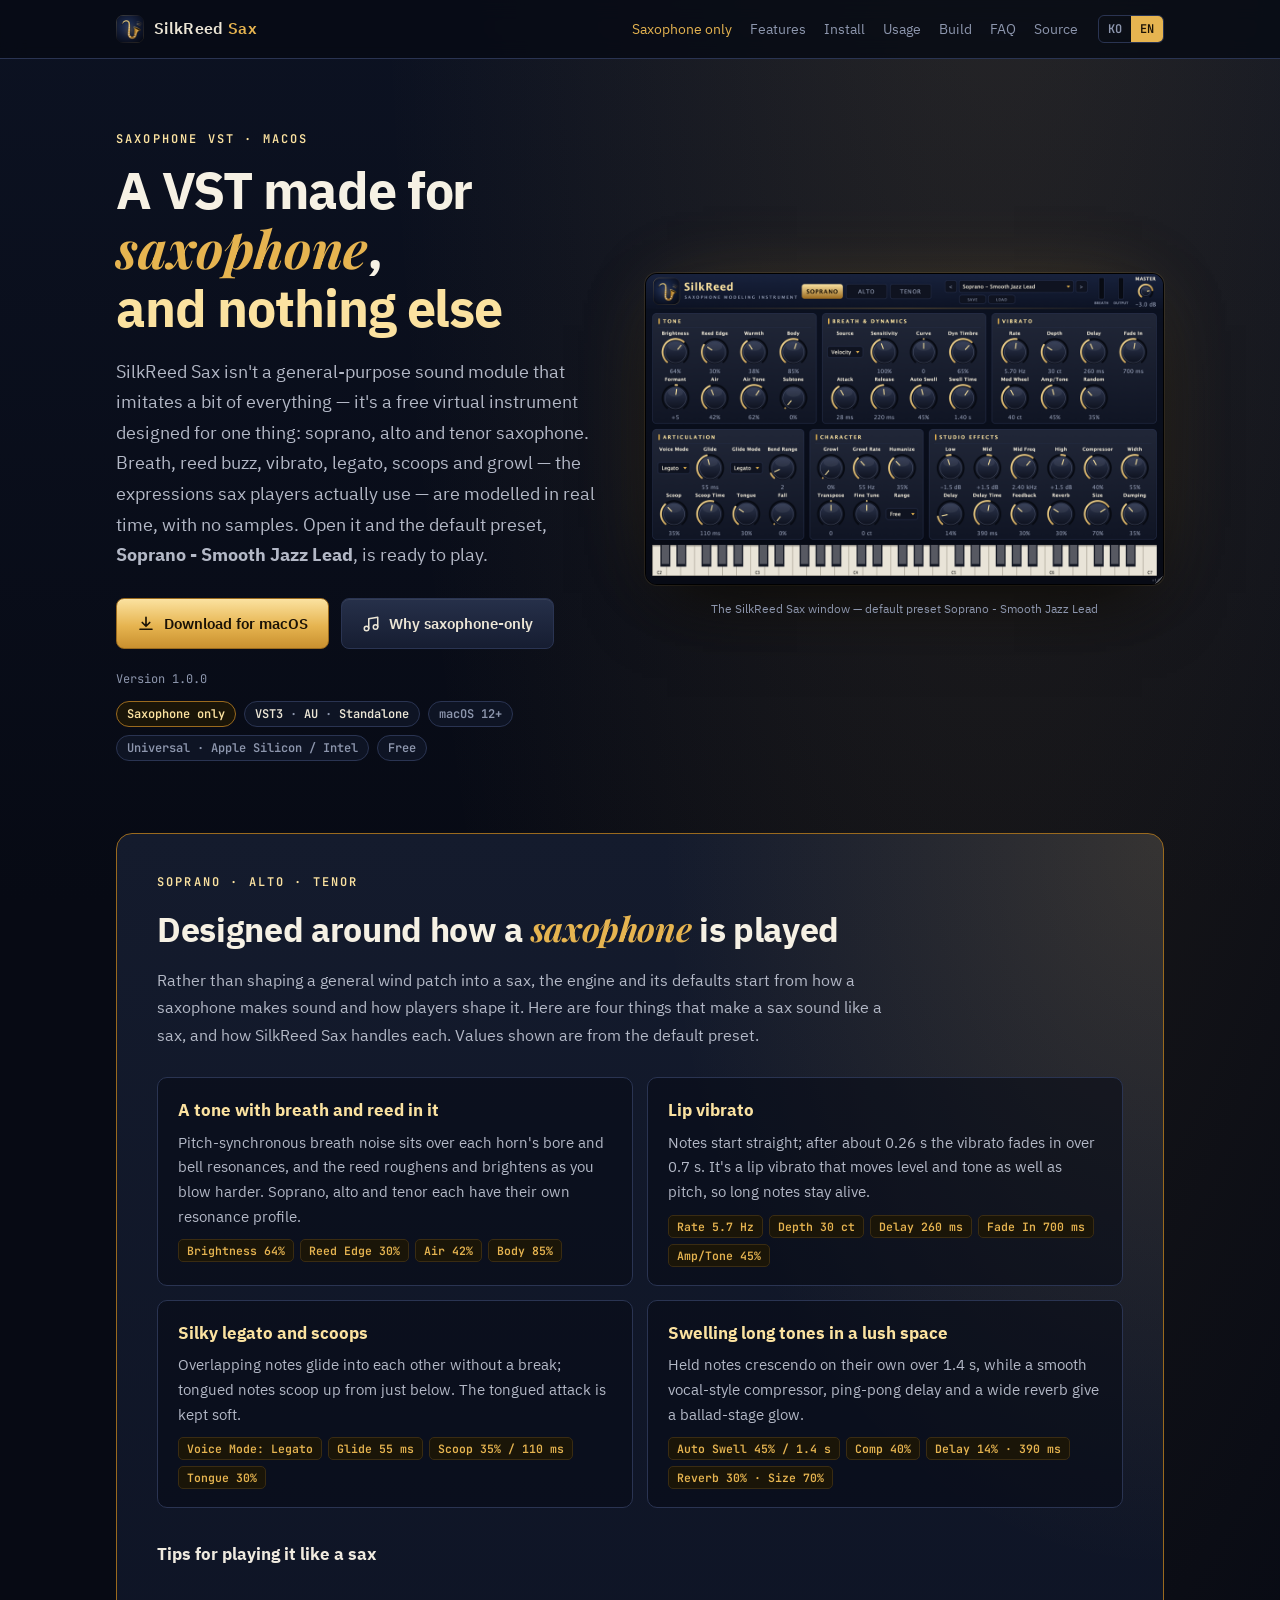
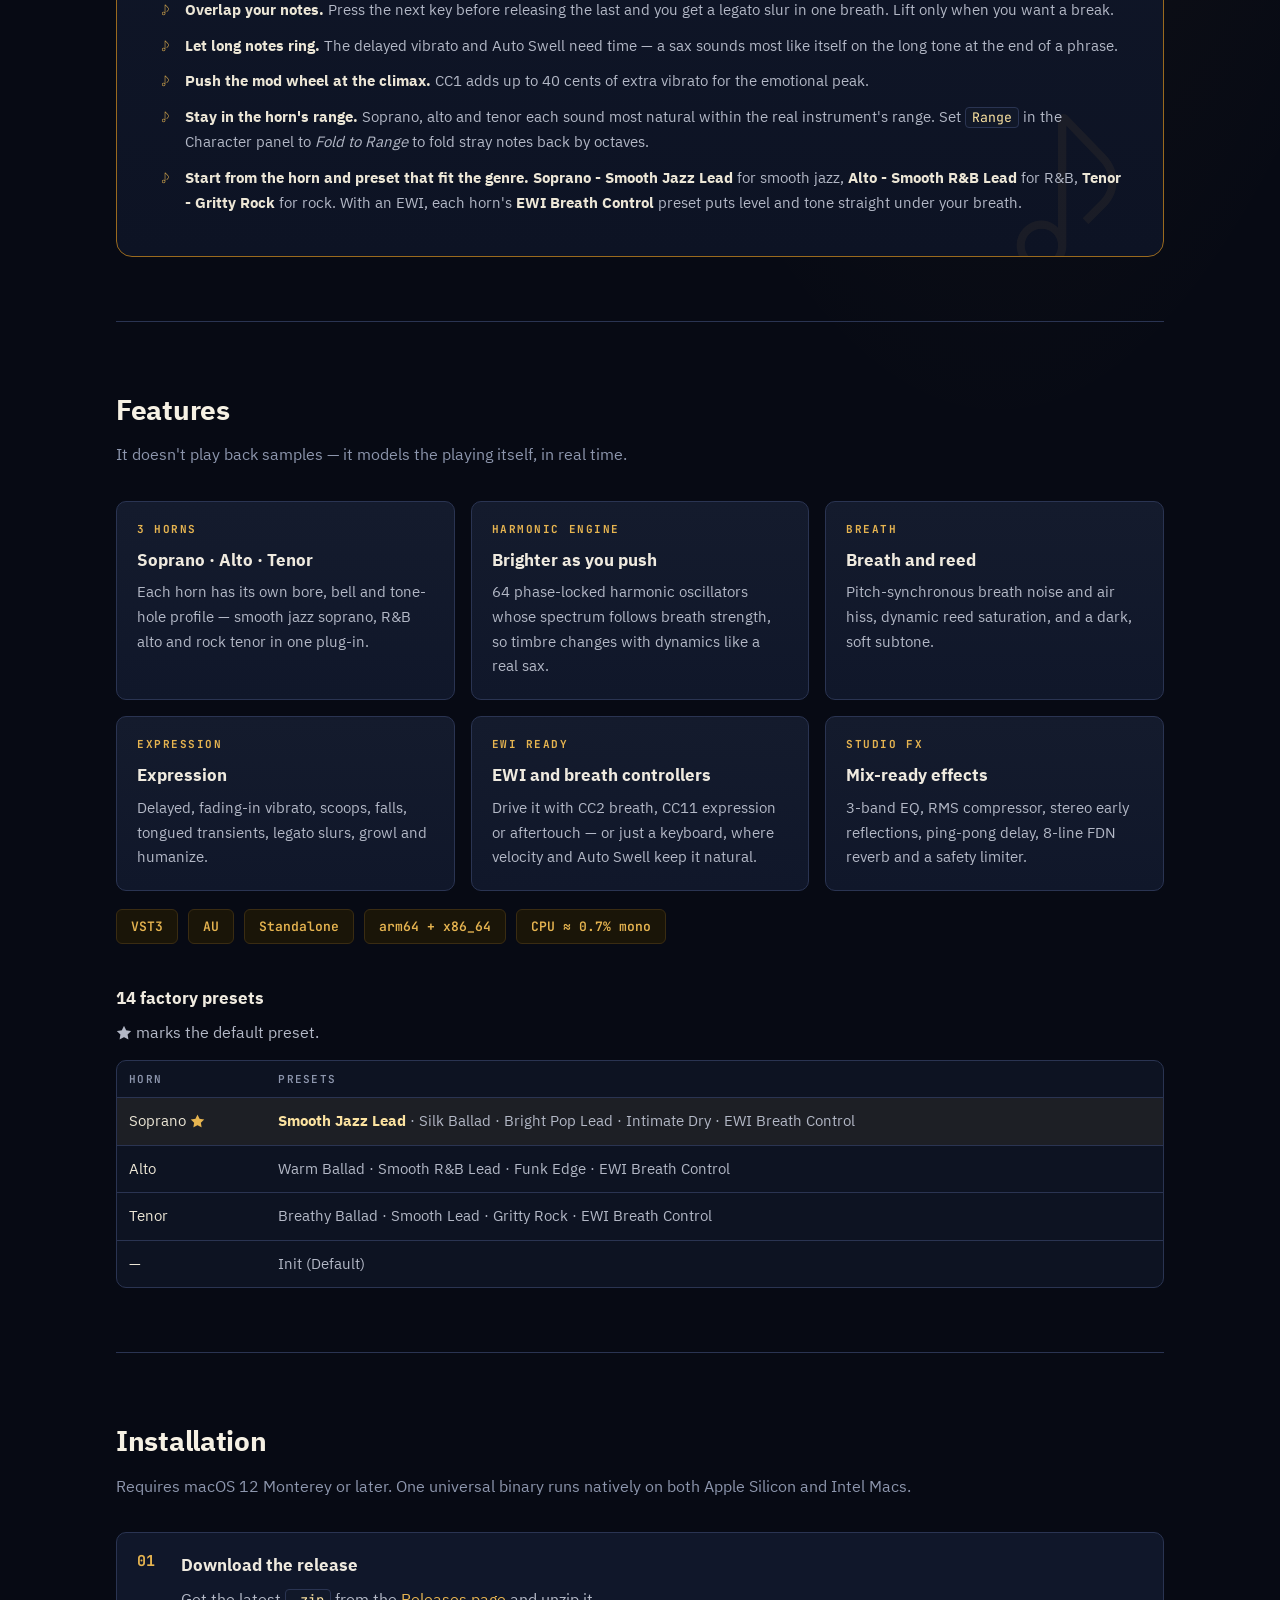
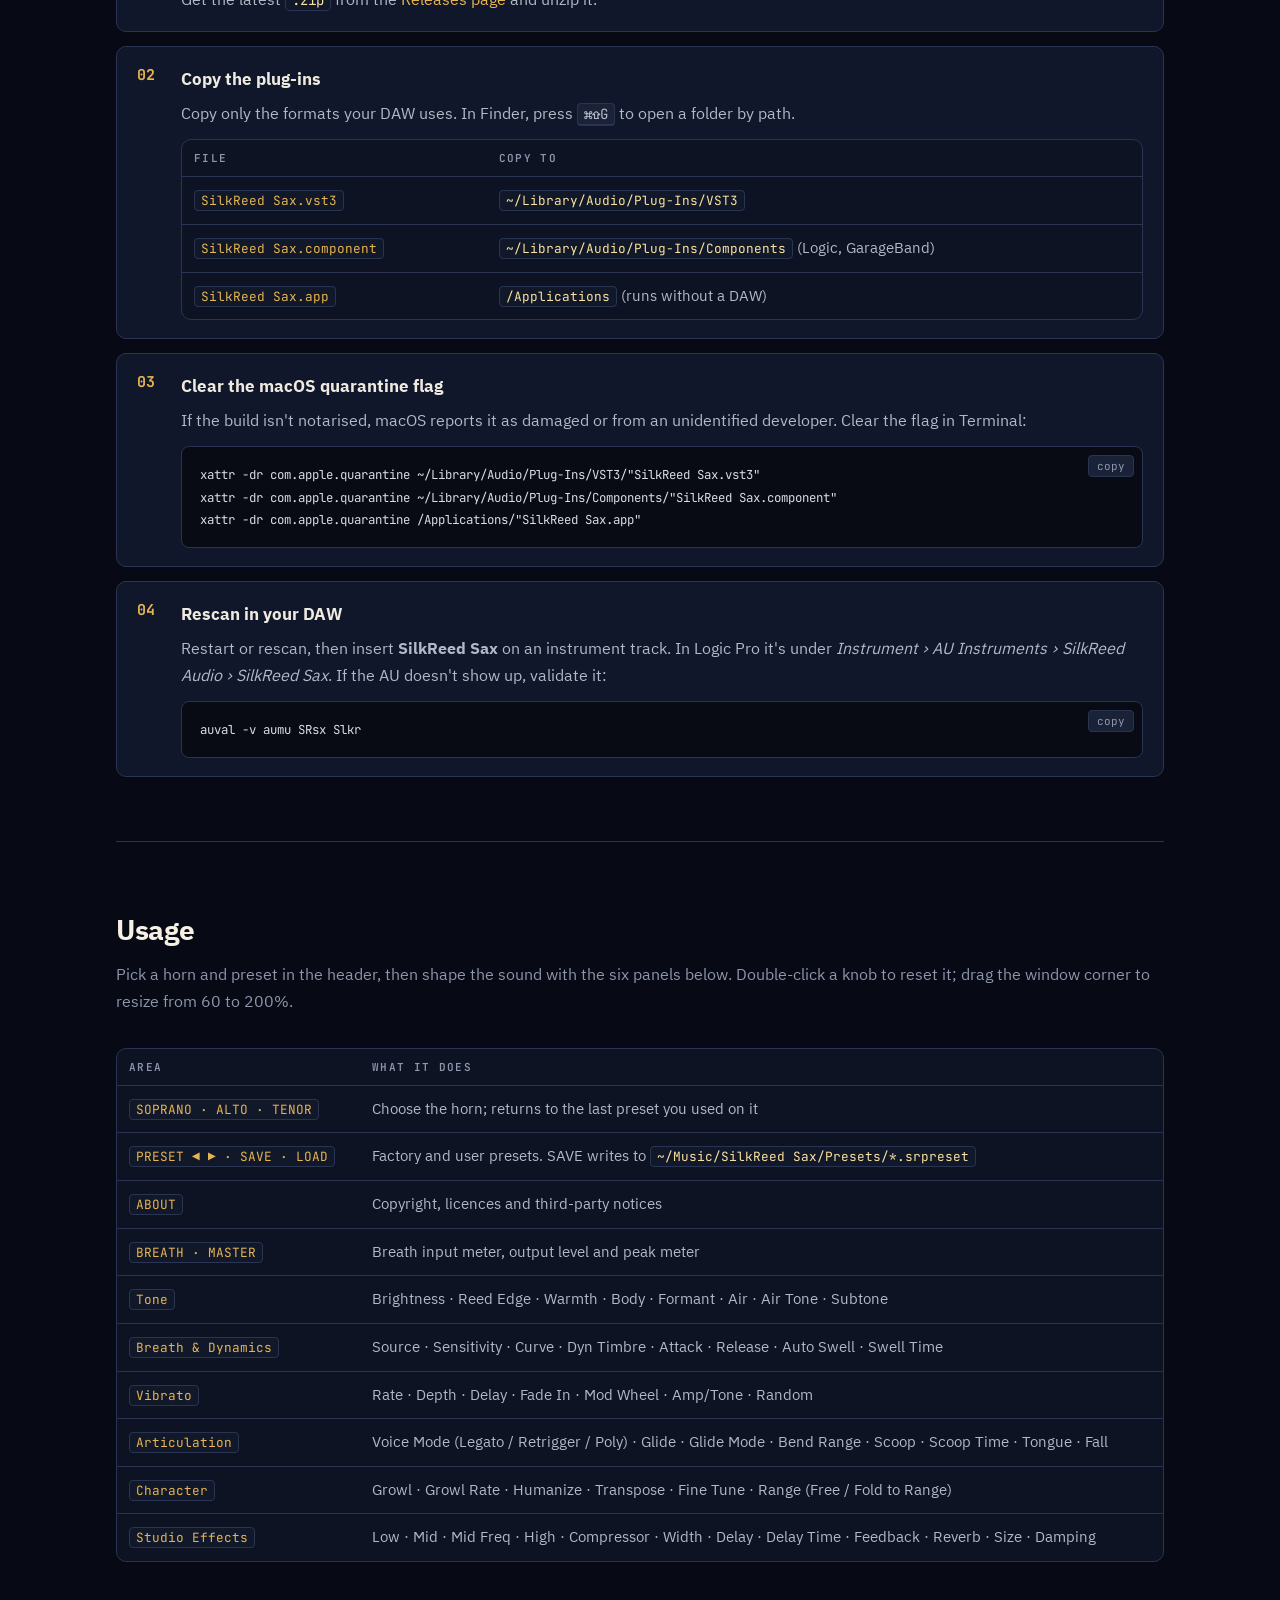
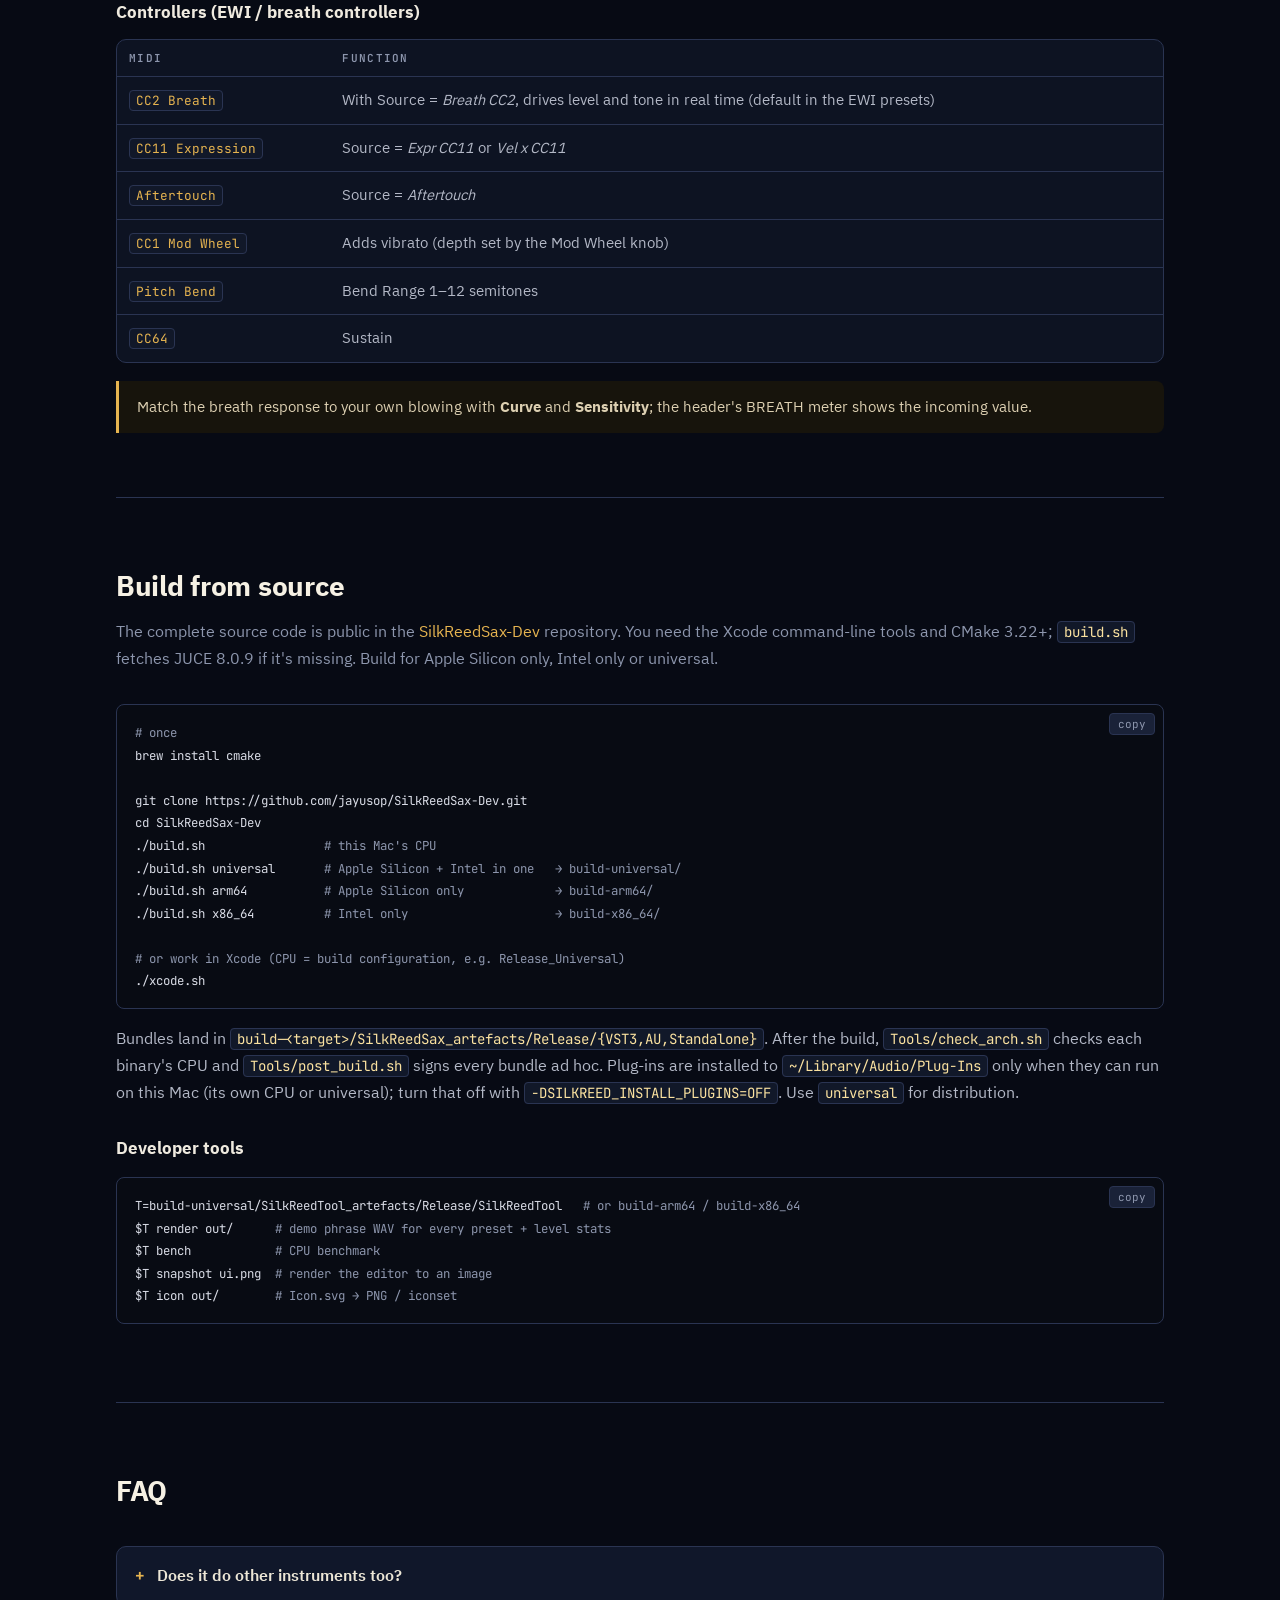
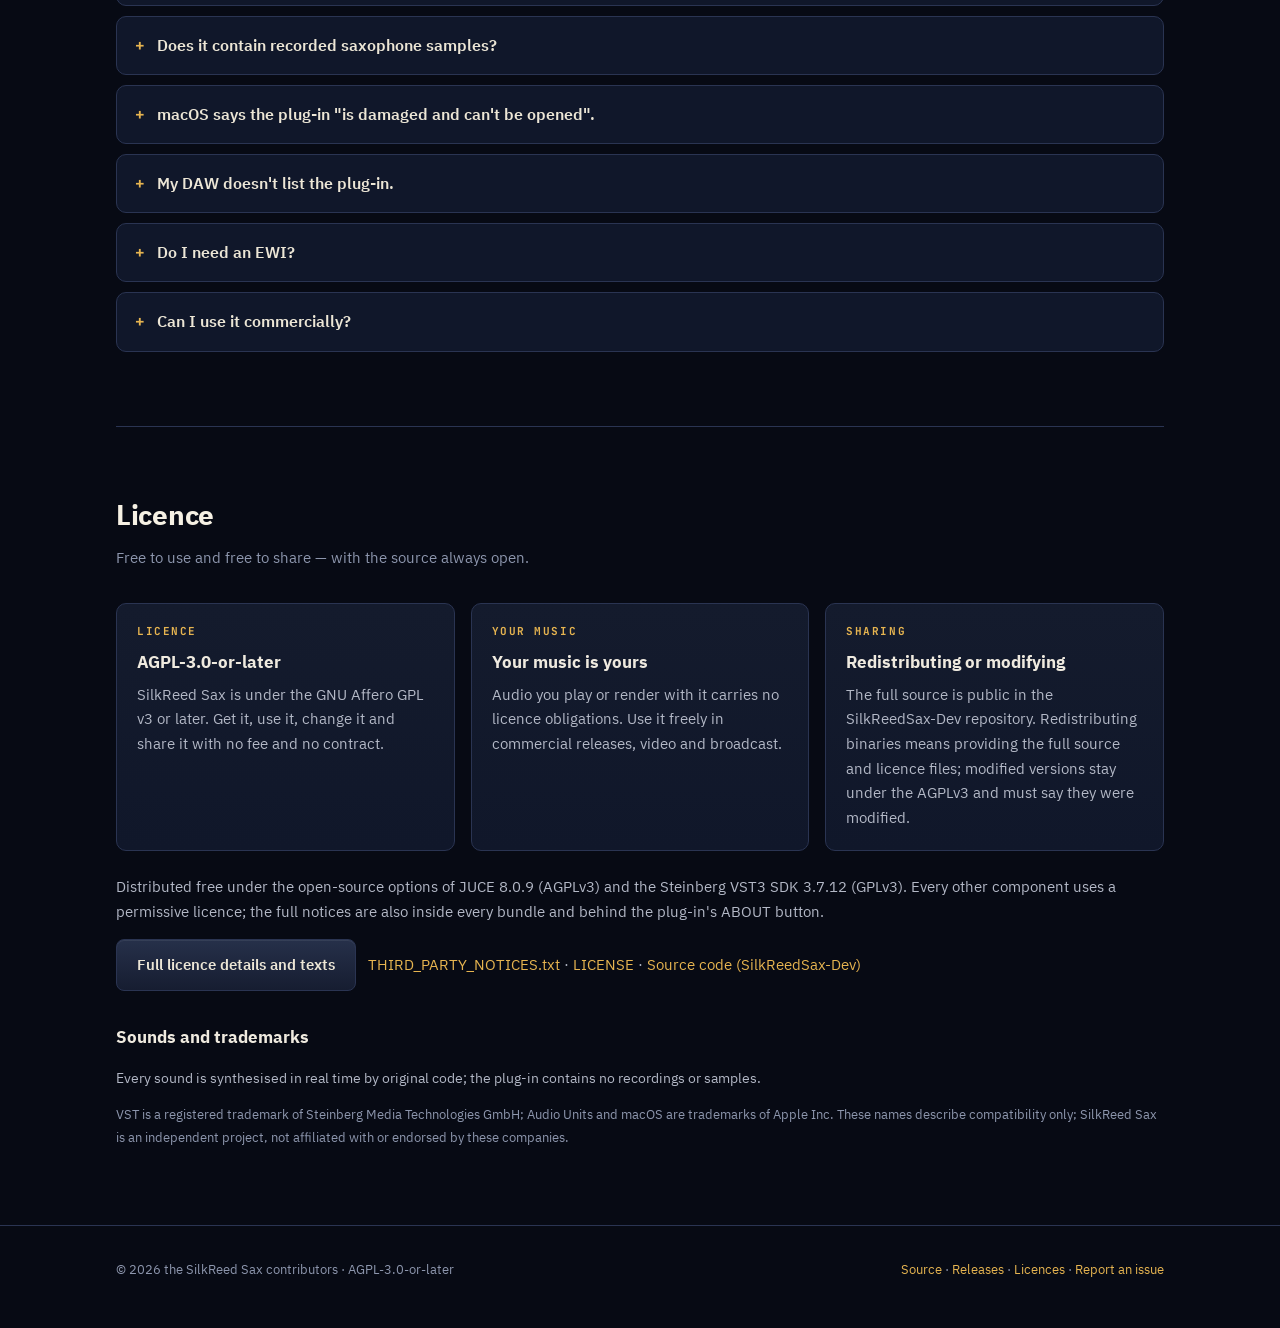
<file: docs/index.html>
<!doctype html>
<html lang="ko" data-lang="ko">
<head>
<meta charset="utf-8">
<meta name="viewport" content="width=device-width, initial-scale=1">
<title>SilkReed Sax — Saxophone VST</title>
<meta name="description" content="소프라노·알토·테너 색소폰만을 위해 만든 무료 macOS 색소폰 가상악기 (VST3 / AU / Standalone). A free macOS virtual instrument built for saxophone and nothing else.">
<meta property="og:title" content="SilkReed Sax — Saxophone VST">
<meta property="og:description" content="Free macOS VST3 / AU / Standalone instrument built only for saxophone — soprano, alto and tenor, with breath, reed, vibrato and legato modelled in real time.">
<meta property="og:image" content="assets/icon.png">
<link rel="icon" href="assets/icon.png">
<link rel="preconnect" href="https://fonts.googleapis.com">
<link rel="preconnect" href="https://fonts.gstatic.com" crossorigin>
<link href="https://fonts.googleapis.com/css2?family=IBM+Plex+Sans+KR:wght@400;500;600;700&family=JetBrains+Mono:wght@400;600;700&family=Playfair+Display:ital,wght@1,700&display=swap" rel="stylesheet">
<link rel="stylesheet" href="assets/style.css">
</head>
<body>

<header class="top">
  <div class="wrap">
    <a class="brand" href="#"><img src="assets/icon.png" alt=""><span>SilkReed <em>Sax</em></span></a>
    <nav class="links">
      <a class="hl" href="#saxophone"><span lang="ko">색소폰 전용</span><span lang="en">Saxophone only</span></a>
      <a href="#features"><span lang="ko">기능</span><span lang="en">Features</span></a>
      <a href="#install"><span lang="ko">설치</span><span lang="en">Install</span></a>
      <a href="#usage"><span lang="ko">사용법</span><span lang="en">Usage</span></a>
      <a href="#build"><span lang="ko">빌드</span><span lang="en">Build</span></a>
      <a href="#faq">FAQ</a>
      <a data-link="source" href="#"><span lang="ko">소스 코드</span><span lang="en">Source</span></a>
    </nav>
    <div class="lang" role="group" aria-label="Language">
      <button data-set-lang="ko">KO</button><button data-set-lang="en">EN</button>
    </div>
  </div>
</header>

<main class="wrap">

<!-- ================= HERO ================= -->
<div class="hero">
  <div>
    <div class="eyebrow">Saxophone VST · macOS</div>
    <h1>
      <span lang="ko"><span class="kg">색소폰</span>만을 위해<br>만든 <span class="soft">가상악기 VST</span></span>
      <span lang="en">A VST made for<br><span class="kg">saxophone</span>,<br><span class="soft">and nothing else</span></span>
    </h1>
    <p class="lead">
      <span lang="ko">SilkReed Sax는 여러 악기를 조금씩 흉내 내는 범용 음원이 아니라, 소프라노·알토·테너 색소폰 하나만을 위해 설계한 무료 가상악기입니다. 숨결과 리드의 떨림, 비브라토, 레가토, 스쿱과 그로울까지 색소폰 연주자가 실제로 쓰는 표현을 샘플 없이 실시간으로 모델링합니다. 열자마자 기본 프리셋 <b>Soprano - Smooth Jazz Lead</b>로 바로 연주할 수 있습니다.</span>
      <span lang="en">SilkReed Sax isn't a general-purpose sound module that imitates a bit of everything — it's a free virtual instrument designed for one thing: soprano, alto and tenor saxophone. Breath, reed buzz, vibrato, legato, scoops and growl — the expressions sax players actually use — are modelled in real time, with no samples. Open it and the default preset, <b>Soprano - Smooth Jazz Lead</b>, is ready to play.</span>
    </p>
    <div class="cta">
      <a class="btn primary" data-link="download" href="#">
        <svg viewBox="0 0 24 24" fill="none" stroke="currentColor" stroke-width="2.2" stroke-linecap="round" stroke-linejoin="round"><path d="M12 3v12m0 0-5-5m5 5 5-5M4 19h16"/></svg>
        <span lang="ko">macOS용 다운로드</span><span lang="en">Download for macOS</span>
      </a>
      <a class="btn" href="#saxophone">
        <svg viewBox="0 0 24 24" fill="none" stroke="currentColor" stroke-width="2" stroke-linecap="round" stroke-linejoin="round"><path d="M9 18V5l12-2v13"/><circle cx="6" cy="18" r="3"/><circle cx="18" cy="16" r="3"/></svg>
        <span lang="ko">색소폰 전용 설계 보기</span><span lang="en">Why saxophone-only</span>
      </a>
    </div>
    <div class="ver" id="ver"></div>
    <div class="chips" style="margin-top:14px">
      <span class="chip gold"><span lang="ko">색소폰 전용</span><span lang="en">Saxophone only</span></span>
      <span class="chip"><b>VST3</b> · <b>AU</b> · <b>Standalone</b></span>
      <span class="chip">macOS 12+</span>
      <span class="chip">Universal · Apple Silicon / Intel</span>
      <span class="chip"><span lang="ko">무료</span><span lang="en">Free</span></span>
    </div>
  </div>

  <figure class="shot">
    <img src="assets/screenshot.png" width="1170" height="700" alt="SilkReed Sax plug-in window">
    <figcaption><span lang="ko">SilkReed Sax 플러그인 화면 — 기본 프리셋 Soprano - Smooth Jazz Lead</span><span lang="en">The SilkReed Sax window — default preset Soprano - Smooth Jazz Lead</span></figcaption>
  </figure>
</div>

<!-- ================= SAXOPHONE SPOTLIGHT ================= -->
<section id="saxophone" class="first">
  <div class="spot">
    <div class="eyebrow" style="margin-bottom:10px">Soprano · Alto · Tenor</div>
    <h2><span lang="ko"><span class="kg">색소폰</span> 연주 방식에 맞춰 설계했습니다</span><span lang="en">Designed around how a <span class="kg">saxophone</span> is played</span></h2>
    <p><span lang="ko">범용 관악기 음원을 색소폰처럼 다듬어 쓰는 대신, 처음부터 색소폰이 소리를 내는 방식과 연주자가 표현하는 방식을 기준으로 엔진과 기본값을 잡았습니다. 색소폰다운 소리를 만드는 네 가지 요소가 SilkReed Sax에서는 이렇게 구현되어 있습니다. 아래 값은 기본 프리셋 기준입니다.</span><span lang="en">Rather than shaping a general wind patch into a sax, the engine and its defaults start from how a saxophone makes sound and how players shape it. Here are four things that make a sax sound like a sax, and how SilkReed Sax handles each. Values shown are from the default preset.</span></p>

    <div class="traits">
      <div class="trait">
        <h3><span lang="ko">숨결과 리드가 살아 있는 톤</span><span lang="en">A tone with breath and reed in it</span></h3>
        <p><span lang="ko">악기별 보어·벨 공명 위에 피치에 맞춰 흔들리는 숨결 노이즈를 얹고, 세게 불수록 리드가 거칠어지며 소리가 밝아집니다. 소프라노·알토·테너가 각각 다른 공명 프로파일을 씁니다.</span><span lang="en">Pitch-synchronous breath noise sits over each horn's bore and bell resonances, and the reed roughens and brightens as you blow harder. Soprano, alto and tenor each have their own resonance profile.</span></p>
        <div class="params"><span>Brightness 64%</span><span>Reed Edge 30%</span><span>Air 42%</span><span>Body 85%</span></div>
      </div>
      <div class="trait">
        <h3><span lang="ko">입술로 만드는 비브라토</span><span lang="en">Lip vibrato</span></h3>
        <p><span lang="ko">음이 시작되면 곧게 뻗다가, 약 0.26초 뒤부터 0.7초에 걸쳐 비브라토가 서서히 깊어집니다. 피치뿐 아니라 음량·음색도 함께 흔들리는 립 비브라토라 긴 음이 살아 있습니다.</span><span lang="en">Notes start straight; after about 0.26 s the vibrato fades in over 0.7 s. It's a lip vibrato that moves level and tone as well as pitch, so long notes stay alive.</span></p>
        <div class="params"><span>Rate 5.7 Hz</span><span>Depth 30 ct</span><span>Delay 260 ms</span><span>Fade In 700 ms</span><span>Amp/Tone 45%</span></div>
      </div>
      <div class="trait">
        <h3><span lang="ko">비단처럼 이어지는 레가토와 스쿱</span><span lang="en">Silky legato and scoops</span></h3>
        <p><span lang="ko">겹쳐 누른 음은 끊기지 않고 미끄러지듯 이어지고, 텅잉한 음은 아래에서 살짝 올려 잡습니다. 혀 끝의 어택은 부드럽게 눌러 두었습니다.</span><span lang="en">Overlapping notes glide into each other without a break; tongued notes scoop up from just below. The tongued attack is kept soft.</span></p>
        <div class="params"><span>Voice Mode: Legato</span><span>Glide 55 ms</span><span>Scoop 35% / 110 ms</span><span>Tongue 30%</span></div>
      </div>
      <div class="trait">
        <h3><span lang="ko">끝없이 부풀어 오르는 롱톤과 공간감</span><span lang="en">Swelling long tones in a lush space</span></h3>
        <p><span lang="ko">길게 끄는 음은 1.4초에 걸쳐 저절로 크레센도되고, 부드러운 보컬형 컴프레서·핑퐁 딜레이·넓은 리버브가 발라드 무대 같은 울림을 줍니다.</span><span lang="en">Held notes crescendo on their own over 1.4 s, while a smooth vocal-style compressor, ping-pong delay and a wide reverb give a ballad-stage glow.</span></p>
        <div class="params"><span>Auto Swell 45% / 1.4 s</span><span>Comp 40%</span><span>Delay 14% · 390 ms</span><span>Reverb 30% · Size 70%</span></div>
      </div>
    </div>

    <h3 style="margin-top:32px;position:relative;z-index:1"><span lang="ko">색소폰답게 연주하는 요령</span><span lang="en">Tips for playing it like a sax</span></h3>
    <ul class="tips">
      <li><span lang="ko"><b>음을 살짝 겹쳐 누르세요.</b> 앞 음을 떼기 전에 다음 음을 누르면 레가토 슬러가 걸려 한 호흡으로 이어집니다. 끊고 싶을 때만 손을 떼세요.</span><span lang="en"><b>Overlap your notes.</b> Press the next key before releasing the last and you get a legato slur in one breath. Lift only when you want a break.</span></li>
      <li><span lang="ko"><b>긴 음은 충분히 끄세요.</b> 비브라토가 늦게 들어오고 Auto Swell이 서서히 부풀기 때문에, 프레이즈 끝의 롱톤에서 색소폰다운 표현이 가장 잘 드러납니다.</span><span lang="en"><b>Let long notes ring.</b> The delayed vibrato and Auto Swell need time — a sax sounds most like itself on the long tone at the end of a phrase.</span></li>
      <li><span lang="ko"><b>클라이맥스에서는 모드 휠을 올리세요.</b> CC1이 비브라토를 최대 40센트까지 더 깊게 만들어 감정을 끌어올립니다.</span><span lang="en"><b>Push the mod wheel at the climax.</b> CC1 adds up to 40 cents of extra vibrato for the emotional peak.</span></li>
      <li><span lang="ko"><b>악기 음역 안에서 연주하세요.</b> 소프라노·알토·테너 모두 실제 악기 음역 안에서 가장 자연스럽습니다. Character 패널의 <code>Range</code>를 <i>Fold to Range</i>로 두면 벗어난 음을 옥타브로 접어 줍니다.</span><span lang="en"><b>Stay in the horn's range.</b> Soprano, alto and tenor each sound most natural within the real instrument's range. Set <code>Range</code> in the Character panel to <i>Fold to Range</i> to fold stray notes back by octaves.</span></li>
      <li><span lang="ko"><b>장르에 맞는 악기와 프리셋으로 시작하세요.</b> 스무드 재즈는 <b>Soprano - Smooth Jazz Lead</b>, R&amp;B는 <b>Alto - Smooth R&amp;B Lead</b>, 록은 <b>Tenor - Gritty Rock</b>이 출발점입니다. EWI가 있다면 각 악기의 <b>EWI Breath Control</b> 프리셋이 숨으로 음량과 음색을 바로 움직입니다.</span><span lang="en"><b>Start from the horn and preset that fit the genre.</b> <b>Soprano - Smooth Jazz Lead</b> for smooth jazz, <b>Alto - Smooth R&amp;B Lead</b> for R&amp;B, <b>Tenor - Gritty Rock</b> for rock. With an EWI, each horn's <b>EWI Breath Control</b> preset puts level and tone straight under your breath.</span></li>
    </ul>
  </div>
</section>

<!-- ================= FEATURES ================= -->
<section id="features">
  <h2><span lang="ko">주요 기능</span><span lang="en">Features</span></h2>
  <p class="sub"><span lang="ko">샘플을 재생하지 않고 연주 표현 자체를 실시간으로 모델링합니다.</span><span lang="en">It doesn't play back samples — it models the playing itself, in real time.</span></p>
  <div class="grid">
    <div class="card"><span class="ico">3 HORNS</span>
      <h3><span lang="ko">소프라노 · 알토 · 테너</span><span lang="en">Soprano · Alto · Tenor</span></h3>
      <p><span lang="ko">악기마다 다른 보어·벨 공명과 톤홀 프로파일. 스무드 재즈 소프라노부터 R&amp;B 알토, 록 테너까지 색소폰 세 가지를 한 플러그인에 담았습니다.</span><span lang="en">Each horn has its own bore, bell and tone-hole profile — smooth jazz soprano, R&amp;B alto and rock tenor in one plug-in.</span></p></div>
    <div class="card"><span class="ico">HARMONIC ENGINE</span>
      <h3><span lang="ko">세게 불수록 밝아지는 소리</span><span lang="en">Brighter as you push</span></h3>
      <p><span lang="ko">위상 고정형 배음 오실레이터 64개. 브레스 세기에 따라 스펙트럼이 바뀌어 실제 색소폰처럼 다이내믹에 따라 음색이 달라집니다.</span><span lang="en">64 phase-locked harmonic oscillators whose spectrum follows breath strength, so timbre changes with dynamics like a real sax.</span></p></div>
    <div class="card"><span class="ico">BREATH</span>
      <h3><span lang="ko">숨결과 리드</span><span lang="en">Breath and reed</span></h3>
      <p><span lang="ko">피치 동기 숨결 노이즈와 에어 히스, 다이내믹에 반응하는 리드 새츄레이션, 어둡고 부드러운 서브톤.</span><span lang="en">Pitch-synchronous breath noise and air hiss, dynamic reed saturation, and a dark, soft subtone.</span></p></div>
    <div class="card"><span class="ico">EXPRESSION</span>
      <h3><span lang="ko">연주 표현</span><span lang="en">Expression</span></h3>
      <p><span lang="ko">딜레이·페이드인 비브라토, 스쿱, 폴, 텅잉 트랜지언트, 레가토 슬러, 그로울, 휴머나이즈.</span><span lang="en">Delayed, fading-in vibrato, scoops, falls, tongued transients, legato slurs, growl and humanize.</span></p></div>
    <div class="card"><span class="ico">EWI READY</span>
      <h3><span lang="ko">EWI · 브레스 컨트롤러</span><span lang="en">EWI and breath controllers</span></h3>
      <p><span lang="ko">CC2 브레스, CC11 익스프레션, 애프터터치로 실시간 제어. 건반으로 쳐도 벨로시티와 Auto Swell로 자연스럽게 연주됩니다.</span><span lang="en">Drive it with CC2 breath, CC11 expression or aftertouch — or just a keyboard, where velocity and Auto Swell keep it natural.</span></p></div>
    <div class="card"><span class="ico">STUDIO FX</span>
      <h3><span lang="ko">믹스에 바로 쓰는 이펙트</span><span lang="en">Mix-ready effects</span></h3>
      <p><span lang="ko">3밴드 EQ, RMS 컴프레서, 스테레오 초기 반사, 핑퐁 딜레이, 8라인 FDN 리버브, 안전 리미터.</span><span lang="en">3-band EQ, RMS compressor, stereo early reflections, ping-pong delay, 8-line FDN reverb and a safety limiter.</span></p></div>
  </div>
  <div class="formats"><span>VST3</span><span>AU</span><span>Standalone</span><span>arm64 + x86_64</span><span>CPU ≈ 0.7% mono</span></div>

  <h3 style="margin-top:40px"><span lang="ko">팩토리 프리셋 14개</span><span lang="en">14 factory presets</span></h3>
  <p style="color:var(--body);margin:0 0 14px"><span lang="ko">★ 표시가 기본 프리셋입니다.</span><span lang="en">★ marks the default preset.</span></p>
  <div class="table-wrap"><table>
    <tr><th><span lang="ko">악기</span><span lang="en">Horn</span></th><th><span lang="ko">프리셋</span><span lang="en">Presets</span></th></tr>
    <tr class="star"><td>Soprano</td><td><b style="color:var(--gold-light)">Smooth Jazz Lead</b> · Silk Ballad · Bright Pop Lead · Intimate Dry · EWI Breath Control</td></tr>
    <tr><td>Alto</td><td>Warm Ballad · Smooth R&amp;B Lead · Funk Edge · EWI Breath Control</td></tr>
    <tr><td>Tenor</td><td>Breathy Ballad · Smooth Lead · Gritty Rock · EWI Breath Control</td></tr>
    <tr><td>—</td><td>Init (Default)</td></tr>
  </table></div>
</section>

<!-- ================= INSTALL ================= -->
<section id="install">
  <h2><span lang="ko">설치</span><span lang="en">Installation</span></h2>
  <p class="sub"><span lang="ko">macOS 12 Monterey 이상이 필요합니다. 하나의 유니버설 바이너리로 Apple Silicon과 Intel Mac에서 모두 네이티브로 실행됩니다.</span><span lang="en">Requires macOS 12 Monterey or later. One universal binary runs natively on both Apple Silicon and Intel Macs.</span></p>
  <ol class="steps">
    <li>
      <h3><span lang="ko">릴리스 다운로드</span><span lang="en">Download the release</span></h3>
      <p><span lang="ko"><a data-link="releases" href="#">Releases 페이지</a>에서 최신 버전의 <code>.zip</code>을 받아 압축을 풉니다.</span><span lang="en">Get the latest <code>.zip</code> from the <a data-link="releases" href="#">Releases page</a> and unzip it.</span></p>
    </li>
    <li>
      <h3><span lang="ko">플러그인 복사</span><span lang="en">Copy the plug-ins</span></h3>
      <p><span lang="ko">쓰는 DAW에 맞는 파일만 복사해도 됩니다. Finder에서 <kbd>⌘⇧G</kbd>로 폴더를 열 수 있습니다.</span><span lang="en">Copy only the formats your DAW uses. In Finder, press <kbd>⌘⇧G</kbd> to open a folder by path.</span></p>
      <div class="table-wrap" style="margin-top:12px"><table>
        <tr><th><span lang="ko">파일</span><span lang="en">File</span></th><th><span lang="ko">복사할 위치</span><span lang="en">Copy to</span></th></tr>
        <tr><td><code>SilkReed Sax.vst3</code></td><td><code>~/Library/Audio/Plug-Ins/VST3</code></td></tr>
        <tr><td><code>SilkReed Sax.component</code></td><td><code>~/Library/Audio/Plug-Ins/Components</code> <span lang="ko">(Logic, GarageBand)</span><span lang="en">(Logic, GarageBand)</span></td></tr>
        <tr><td><code>SilkReed Sax.app</code></td><td><code>/Applications</code> <span lang="ko">(DAW 없이 단독 실행)</span><span lang="en">(runs without a DAW)</span></td></tr>
      </table></div>
    </li>
    <li>
      <h3><span lang="ko">macOS 보안 경고 해제</span><span lang="en">Clear the macOS quarantine flag</span></h3>
      <p><span lang="ko">공증(notarize)되지 않은 빌드라면 macOS가 "손상되었거나 확인할 수 없는 개발자" 경고를 띄웁니다. 터미널에서 아래 명령으로 해제하세요.</span><span lang="en">If the build isn't notarised, macOS reports it as damaged or from an unidentified developer. Clear the flag in Terminal:</span></p>
<pre><code>xattr -dr com.apple.quarantine ~/Library/Audio/Plug-Ins/VST3/"SilkReed Sax.vst3"
xattr -dr com.apple.quarantine ~/Library/Audio/Plug-Ins/Components/"SilkReed Sax.component"
xattr -dr com.apple.quarantine /Applications/"SilkReed Sax.app"</code></pre>
    </li>
    <li>
      <h3><span lang="ko">DAW에서 다시 스캔</span><span lang="en">Rescan in your DAW</span></h3>
      <p><span lang="ko">DAW를 재시작하거나 플러그인을 다시 스캔한 뒤 악기 트랙에 <b>SilkReed Sax</b>를 올립니다. Logic Pro에서는 <i>Instrument › AU Instruments › SilkReed Audio › SilkReed Sax</i>에 있습니다. AU가 안 보이면 아래 명령으로 검증해 보세요.</span><span lang="en">Restart or rescan, then insert <b>SilkReed Sax</b> on an instrument track. In Logic Pro it's under <i>Instrument › AU Instruments › SilkReed Audio › SilkReed Sax</i>. If the AU doesn't show up, validate it:</span></p>
<pre><code>auval -v aumu SRsx Slkr</code></pre>
    </li>
  </ol>
</section>

<!-- ================= USAGE ================= -->
<section id="usage">
  <h2><span lang="ko">사용법</span><span lang="en">Usage</span></h2>
  <p class="sub"><span lang="ko">위쪽 헤더에서 악기와 프리셋을 고르고, 아래 여섯 패널로 소리를 다듬습니다. 노브를 더블클릭하면 기본값으로, 창 모서리를 끌면 60–200% 크기로 바뀝니다.</span><span lang="en">Pick a horn and preset in the header, then shape the sound with the six panels below. Double-click a knob to reset it; drag the window corner to resize from 60 to 200%.</span></p>
  <div class="table-wrap"><table>
    <tr><th><span lang="ko">영역</span><span lang="en">Area</span></th><th><span lang="ko">설명</span><span lang="en">What it does</span></th></tr>
    <tr><td><code>SOPRANO · ALTO · TENOR</code></td><td><span lang="ko">악기 선택. 그 악기에서 마지막으로 쓴 프리셋으로 돌아갑니다</span><span lang="en">Choose the horn; returns to the last preset you used on it</span></td></tr>
    <tr><td><code>PRESET ◀ ▶ · SAVE · LOAD</code></td><td><span lang="ko">팩토리·사용자 프리셋 선택. SAVE는 <code>~/Music/SilkReed Sax/Presets/*.srpreset</code>에 저장합니다</span><span lang="en">Factory and user presets. SAVE writes to <code>~/Music/SilkReed Sax/Presets/*.srpreset</code></span></td></tr>
    <tr><td><code>ABOUT</code></td><td><span lang="ko">저작권, 라이선스, 제3자 고지 보기</span><span lang="en">Copyright, licences and third-party notices</span></td></tr>
    <tr><td><code>BREATH · MASTER</code></td><td><span lang="ko">브레스 입력 미터, 출력 레벨과 피크 미터</span><span lang="en">Breath input meter, output level and peak meter</span></td></tr>
    <tr><td><code>Tone</code></td><td>Brightness · Reed Edge · Warmth · Body · Formant · Air · Air Tone · Subtone</td></tr>
    <tr><td><code>Breath &amp; Dynamics</code></td><td>Source · Sensitivity · Curve · Dyn Timbre · Attack · Release · Auto Swell · Swell Time</td></tr>
    <tr><td><code>Vibrato</code></td><td>Rate · Depth · Delay · Fade In · Mod Wheel · Amp/Tone · Random</td></tr>
    <tr><td><code>Articulation</code></td><td>Voice Mode (Legato / Retrigger / Poly) · Glide · Glide Mode · Bend Range · Scoop · Scoop Time · Tongue · Fall</td></tr>
    <tr><td><code>Character</code></td><td>Growl · Growl Rate · Humanize · Transpose · Fine Tune · Range (Free / Fold to Range)</td></tr>
    <tr><td><code>Studio Effects</code></td><td>Low · Mid · Mid Freq · High · Compressor · Width · Delay · Delay Time · Feedback · Reverb · Size · Damping</td></tr>
  </table></div>

  <h3 style="margin-top:36px"><span lang="ko">컨트롤러 (EWI / 브레스 컨트롤러)</span><span lang="en">Controllers (EWI / breath controllers)</span></h3>
  <div class="table-wrap" style="margin-top:12px"><table>
    <tr><th>MIDI</th><th><span lang="ko">기능</span><span lang="en">Function</span></th></tr>
    <tr><td><code>CC2 Breath</code></td><td><span lang="ko">Source = <i>Breath CC2</i>일 때 음량과 음색을 실시간 제어 (EWI 프리셋 기본값)</span><span lang="en">With Source = <i>Breath CC2</i>, drives level and tone in real time (default in the EWI presets)</span></td></tr>
    <tr><td><code>CC11 Expression</code></td><td><span lang="ko">Source = <i>Expr CC11</i> 또는 <i>Vel x CC11</i></span><span lang="en">Source = <i>Expr CC11</i> or <i>Vel x CC11</i></span></td></tr>
    <tr><td><code>Aftertouch</code></td><td><span lang="ko">Source = <i>Aftertouch</i></span><span lang="en">Source = <i>Aftertouch</i></span></td></tr>
    <tr><td><code>CC1 Mod Wheel</code></td><td><span lang="ko">비브라토 추가 (Mod Wheel 노브로 깊이 조절)</span><span lang="en">Adds vibrato (depth set by the Mod Wheel knob)</span></td></tr>
    <tr><td><code>Pitch Bend</code></td><td><span lang="ko">Bend Range 1–12반음</span><span lang="en">Bend Range 1–12 semitones</span></td></tr>
    <tr><td><code>CC64</code></td><td><span lang="ko">서스테인</span><span lang="en">Sustain</span></td></tr>
  </table></div>
  <div class="note"><span lang="ko"><b>Curve</b>와 <b>Sensitivity</b>로 브레스 반응을 자기 호흡에 맞추세요. 헤더의 BREATH 미터로 입력값을 바로 확인할 수 있습니다.</span><span lang="en">Match the breath response to your own blowing with <b>Curve</b> and <b>Sensitivity</b>; the header's BREATH meter shows the incoming value.</span></div>
</section>

<!-- ================= BUILD ================= -->
<section id="build">
  <h2><span lang="ko">소스에서 빌드</span><span lang="en">Build from source</span></h2>
  <p class="sub"><span lang="ko">전체 소스 코드는 <a data-link="source" href="#">SilkReedSax-Dev</a> 저장소에 공개되어 있습니다. Xcode 커맨드라인 툴과 CMake 3.22 이상이 필요하며, JUCE 8.0.9가 없으면 <code>build.sh</code>가 내려받습니다. Apple Silicon 전용, Intel 전용, 유니버설 중에서 골라 빌드할 수 있습니다.</span><span lang="en">The complete source code is public in the <a data-link="source" href="#">SilkReedSax-Dev</a> repository. You need the Xcode command-line tools and CMake 3.22+; <code>build.sh</code> fetches JUCE 8.0.9 if it's missing. Build for Apple Silicon only, Intel only or universal.</span></p>
<pre><code><span class="c"># once</span>
brew install cmake

git clone <span data-text="clone">https://github.com/jayusop/SilkReedSax-Dev.git</span>
cd <span data-text="repo-name">SilkReedSax-Dev</span>
./build.sh                 <span class="c"># this Mac's CPU</span>
./build.sh universal       <span class="c"># Apple Silicon + Intel in one   → build-universal/</span>
./build.sh arm64           <span class="c"># Apple Silicon only             → build-arm64/</span>
./build.sh x86_64          <span class="c"># Intel only                     → build-x86_64/</span>

<span class="c"># or work in Xcode (CPU = build configuration, e.g. Release_Universal)</span>
./xcode.sh</code></pre>
  <p style="color:var(--body)"><span lang="ko">결과물은 <code>build-&lt;대상&gt;/SilkReedSax_artefacts/Release/{VST3,AU,Standalone}</code>에 생깁니다. 빌드가 끝나면 <code>Tools/check_arch.sh</code>가 바이너리의 CPU를 검사하고 <code>Tools/post_build.sh</code>가 모든 번들을 ad-hoc 서명합니다. 플러그인은 이 Mac에서 실행할 수 있을 때(이 Mac의 CPU용이거나 유니버설일 때)만 <code>~/Library/Audio/Plug-Ins</code>에 자동 설치되며, <code>-DSILKREED_INSTALL_PLUGINS=OFF</code>로 끌 수 있습니다. 배포용으로는 <code>universal</code>을 쓰세요.</span><span lang="en">Bundles land in <code>build-&lt;target&gt;/SilkReedSax_artefacts/Release/{VST3,AU,Standalone}</code>. After the build, <code>Tools/check_arch.sh</code> checks each binary's CPU and <code>Tools/post_build.sh</code> signs every bundle ad hoc. Plug-ins are installed to <code>~/Library/Audio/Plug-Ins</code> only when they can run on this Mac (its own CPU or universal); turn that off with <code>-DSILKREED_INSTALL_PLUGINS=OFF</code>. Use <code>universal</code> for distribution.</span></p>
  <h3 style="margin-top:28px"><span lang="ko">개발자 도구</span><span lang="en">Developer tools</span></h3>
<pre><code>T=build-universal/SilkReedTool_artefacts/Release/SilkReedTool   <span class="c"># or build-arm64 / build-x86_64</span>
$T render out/      <span class="c"># demo phrase WAV for every preset + level stats</span>
$T bench            <span class="c"># CPU benchmark</span>
$T snapshot ui.png  <span class="c"># render the editor to an image</span>
$T icon out/        <span class="c"># Icon.svg → PNG / iconset</span></code></pre>
</section>

<!-- ================= FAQ ================= -->
<section id="faq">
  <h2>FAQ</h2>
  <p class="sub"></p>
  <details><summary><span lang="ko">색소폰 말고 다른 악기 소리도 나나요?</span><span lang="en">Does it do other instruments too?</span></summary>
    <div><span lang="ko">아니요. 소프라노·알토·테너 색소폰 세 가지만 담았습니다. 대신 엔진, 컨트롤, 프리셋이 모두 색소폰 연주 표현(브레스, 비브라토, 레가토, 스쿱, 그로울)에 맞춰져 있어 범용 음원보다 색소폰다운 소리를 내기 쉽습니다.</span><span lang="en">No — just soprano, alto and tenor saxophone. In exchange, the engine, controls and presets are all built around sax expression (breath, vibrato, legato, scoops, growl), so it gets to a convincing sax sound faster than a general-purpose module.</span></div></details>
  <details><summary><span lang="ko">실제 색소폰 녹음(샘플)이 들어 있나요?</span><span lang="en">Does it contain recorded saxophone samples?</span></summary>
    <div><span lang="ko">아니요. 모든 소리는 코드로 실시간 합성됩니다. 그래서 용량이 작고, 음 사이를 잇는 레가토와 브레스 변화가 샘플 경계 없이 매끄럽게 이어집니다. 그 대신 연주감은 프레이징에 크게 좌우되니 <a href="#saxophone">연주 요령</a>을 참고하세요.</span><span lang="en">No. Every sound is synthesised in real time by code, so it's small and legato and breath changes flow without sample seams. The flip side is that phrasing matters a lot — see the <a href="#saxophone">playing tips</a>.</span></div></details>
  <details><summary><span lang="ko">"손상되었기 때문에 열 수 없습니다"라고 나와요.</span><span lang="en">macOS says the plug-in "is damaged and can't be opened".</span></summary>
    <div><span lang="ko">다운로드한 파일에 붙은 격리(quarantine) 속성 때문입니다. <a href="#install">설치 3단계</a>의 <code>xattr</code> 명령을 실행한 뒤 DAW를 다시 시작하세요.</span><span lang="en">That's the quarantine flag on downloaded files. Run the <code>xattr</code> commands from <a href="#install">step 3</a> and restart your DAW.</span></div></details>
  <details><summary><span lang="ko">DAW에서 플러그인이 보이지 않아요.</span><span lang="en">My DAW doesn't list the plug-in.</span></summary>
    <div><span lang="ko">파일이 사용자 Library(<code>~/Library</code>) 아래 올바른 폴더에 있는지 확인하고 다시 스캔하세요. Logic·GarageBand는 AU(<code>.component</code>)만, Ableton Live·Cubase·Reaper·Bitwig 등은 VST3도 사용합니다.</span><span lang="en">Check the files are in the right folders under your user Library (<code>~/Library</code>) and rescan. Logic and GarageBand use AU (<code>.component</code>) only; Live, Cubase, Reaper, Bitwig and others also load VST3.</span></div></details>
  <details><summary><span lang="ko">EWI가 없어도 되나요?</span><span lang="en">Do I need an EWI?</span></summary>
    <div><span lang="ko">아니요. 기본 프리셋은 건반 벨로시티로 연주하도록 맞춰져 있고, Auto Swell이 긴 음을 저절로 부풀려 줍니다. EWI나 브레스 컨트롤러가 있다면 <i>EWI Breath Control</i> 프리셋을 쓰세요.</span><span lang="en">No. The default preset is set up for keyboard velocity, and Auto Swell blooms long notes for you. With an EWI or breath controller, use an <i>EWI Breath Control</i> preset.</span></div></details>
  <details><summary><span lang="ko">상업적으로 써도 되나요?</span><span lang="en">Can I use it commercially?</span></summary>
    <div><span lang="ko">이 플러그인으로 만든 음악에는 제한이 없습니다. 플러그인 자체를 수정·재배포할 때는 AGPLv3 조건(소스 공개 등)을 따라야 합니다.</span><span lang="en">Music you make with it is yours. Modifying or redistributing the plug-in itself must follow the AGPLv3 (including publishing source).</span></div></details>
</section>

<!-- ================= LICENCE ================= -->
<section id="license" class="legal">
  <h2><span lang="ko">라이선스</span><span lang="en">Licence</span></h2>
  <p class="sub"><span lang="ko">무료로 쓰고, 무료로 나눌 수 있습니다. 대신 소스는 항상 공개됩니다.</span><span lang="en">Free to use and free to share — with the source always open.</span></p>
  <div class="grid">
    <div class="card"><span class="ico">LICENCE</span>
      <h3>AGPL-3.0-or-later</h3>
      <p><span lang="ko">SilkReed Sax는 GNU Affero GPL v3 이상으로 배포됩니다. 비용·계약 없이 받아서 쓰고, 고치고, 나눌 수 있습니다.</span><span lang="en">SilkReed Sax is under the GNU Affero GPL v3 or later. Get it, use it, change it and share it with no fee and no contract.</span></p></div>
    <div class="card"><span class="ico">YOUR MUSIC</span>
      <h3><span lang="ko">만든 음악은 여러분의 것</span><span lang="en">Your music is yours</span></h3>
      <p><span lang="ko">플러그인으로 연주·렌더링한 오디오에는 라이선스 의무가 없습니다. 상업 음반·영상·방송에도 자유롭게 쓰세요.</span><span lang="en">Audio you play or render with it carries no licence obligations. Use it freely in commercial releases, video and broadcast.</span></p></div>
    <div class="card"><span class="ico">SHARING</span>
      <h3><span lang="ko">재배포·수정 조건</span><span lang="en">Redistributing or modifying</span></h3>
      <p><span lang="ko">전체 소스는 SilkReedSax-Dev 저장소에 공개되어 있습니다. 바이너리를 다시 배포하면 전체 소스와 라이선스 파일을 함께 제공해야 하고, 수정본은 AGPLv3를 유지하며 수정 사실을 밝혀야 합니다.</span><span lang="en">The full source is public in the SilkReedSax-Dev repository. Redistributing binaries means providing the full source and licence files; modified versions stay under the AGPLv3 and must say they were modified.</span></p></div>
  </div>
  <p style="margin-top:24px"><span lang="ko">JUCE 8.0.9(AGPLv3)와 Steinberg VST3 SDK 3.7.12(GPLv3)의 오픈소스 라이선스를 택해 무료로 공개합니다. 나머지 구성 요소는 모두 허용형 라이선스이며, 전체 고지문은 각 번들 안과 플러그인의 ABOUT 버튼에도 들어 있습니다.</span><span lang="en">Distributed free under the open-source options of JUCE 8.0.9 (AGPLv3) and the Steinberg VST3 SDK 3.7.12 (GPLv3). Every other component uses a permissive licence; the full notices are also inside every bundle and behind the plug-in's ABOUT button.</span></p>
  <p><a class="btn" href="licenses.html"><span lang="ko">라이선스 상세·전문 보기</span><span lang="en">Full licence details and texts</span></a>
     &nbsp; <a href="THIRD_PARTY_NOTICES.txt">THIRD_PARTY_NOTICES.txt</a> · <a data-link="license" href="#">LICENSE</a> · <a data-link="source" href="#"><span lang="ko">소스 코드 (SilkReedSax-Dev)</span><span lang="en">Source code (SilkReedSax-Dev)</span></a></p>

  <h3 style="margin-top:32px"><span lang="ko">소리·상표</span><span lang="en">Sounds and trademarks</span></h3>
  <p style="font-size:14px"><span lang="ko">모든 소리는 원본 코드로 실시간 합성되며, 플러그인에는 녹음이나 샘플이 들어 있지 않습니다.</span><span lang="en">Every sound is synthesised in real time by original code; the plug-in contains no recordings or samples.</span></p>
  <p style="font-size:13px;color:var(--silk-dim)"><span lang="ko">VST는 Steinberg Media Technologies GmbH의 등록 상표이고, Audio Units와 macOS는 Apple Inc.의 상표입니다. 이 이름들은 호환성 설명에만 쓰이며, SilkReed Sax는 이들 회사와 제휴하거나 보증받지 않은 독립 프로젝트입니다.</span><span lang="en">VST is a registered trademark of Steinberg Media Technologies GmbH; Audio Units and macOS are trademarks of Apple Inc. These names describe compatibility only; SilkReed Sax is an independent project, not affiliated with or endorsed by these companies.</span></p>
</section>

</main>

<footer>
  <div class="wrap">
    <span>© 2026 the SilkReed Sax contributors · AGPL-3.0-or-later</span>
    <span><a data-link="source" href="#"><span lang="ko">소스 코드</span><span lang="en">Source</span></a> · <a data-link="releases" href="#">Releases</a> · <a href="licenses.html"><span lang="ko">라이선스</span><span lang="en">Licences</span></a> · <a data-link="issues" href="#"><span lang="ko">문제 신고</span><span lang="en">Report an issue</span></a></span>
  </div>
</footer>

<script src="assets/config.js"></script>
<script src="assets/script.js"></script>
</body>
</html>
</file>
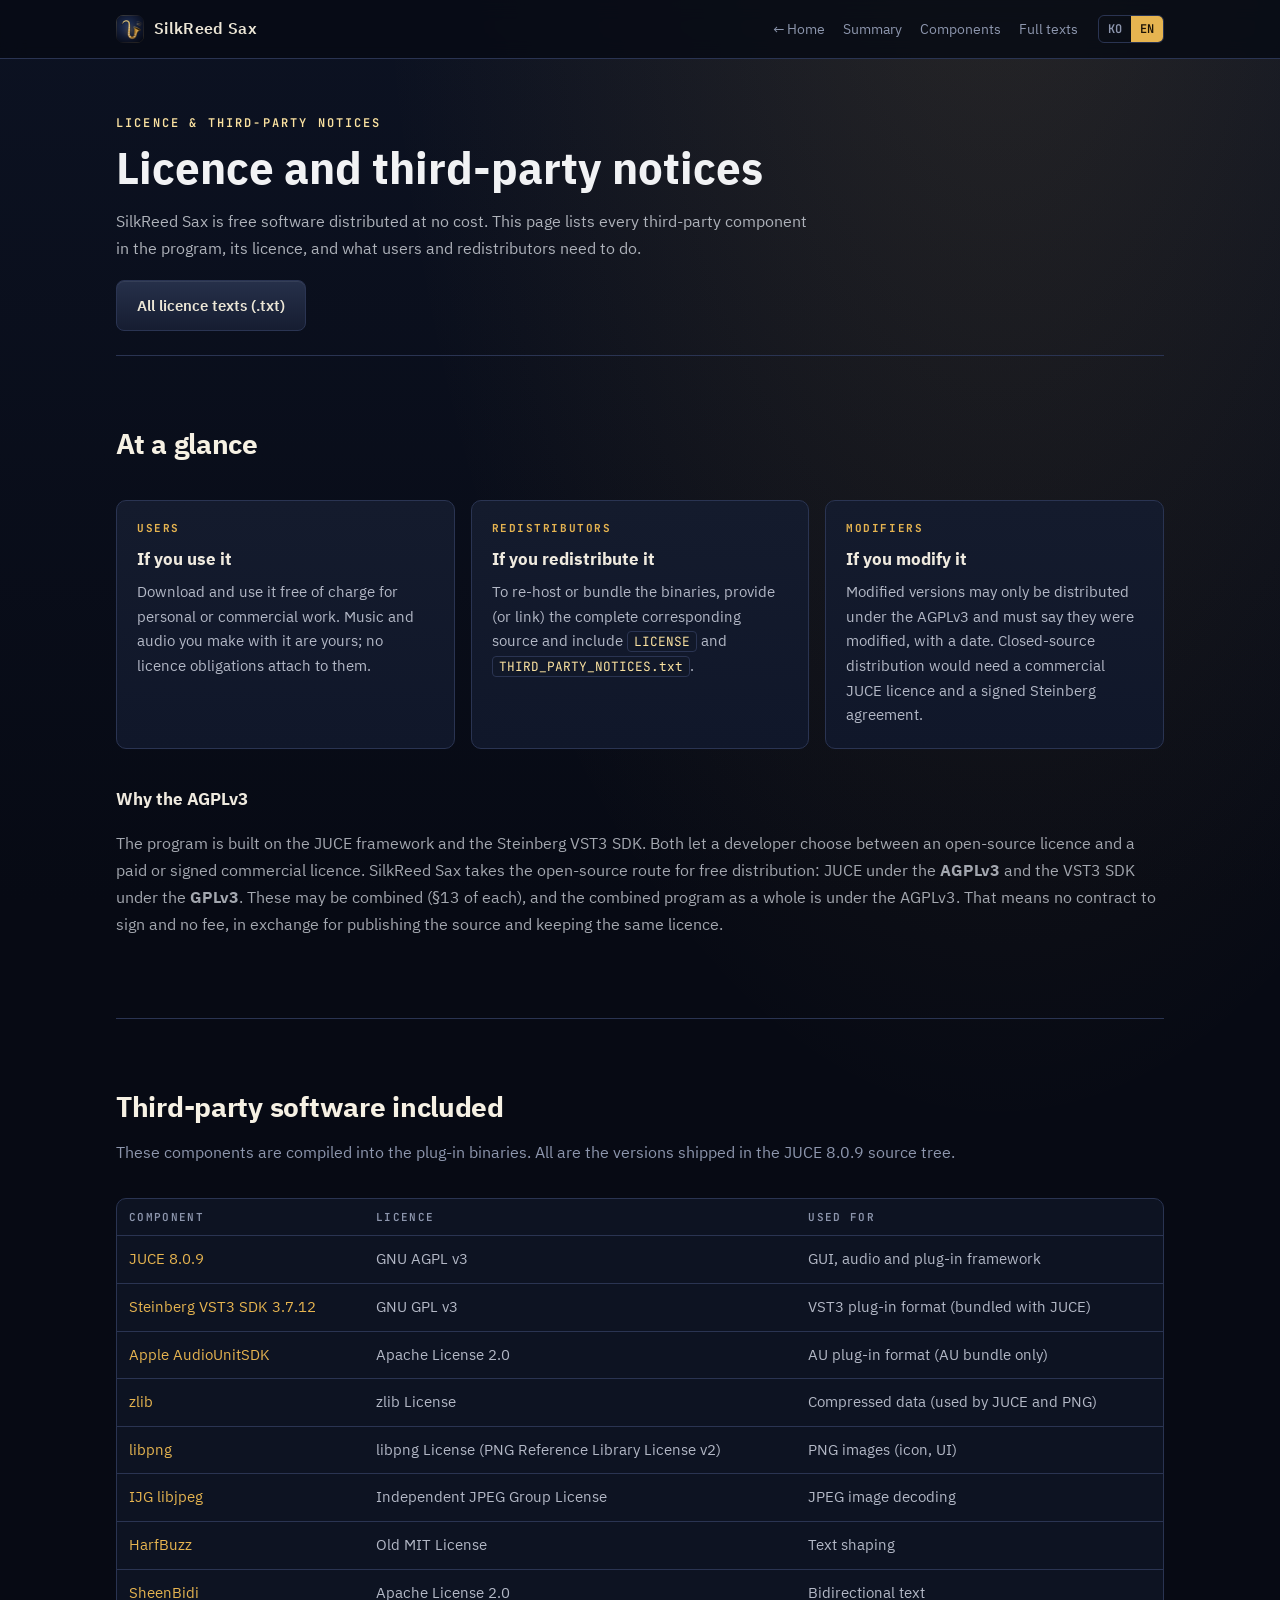
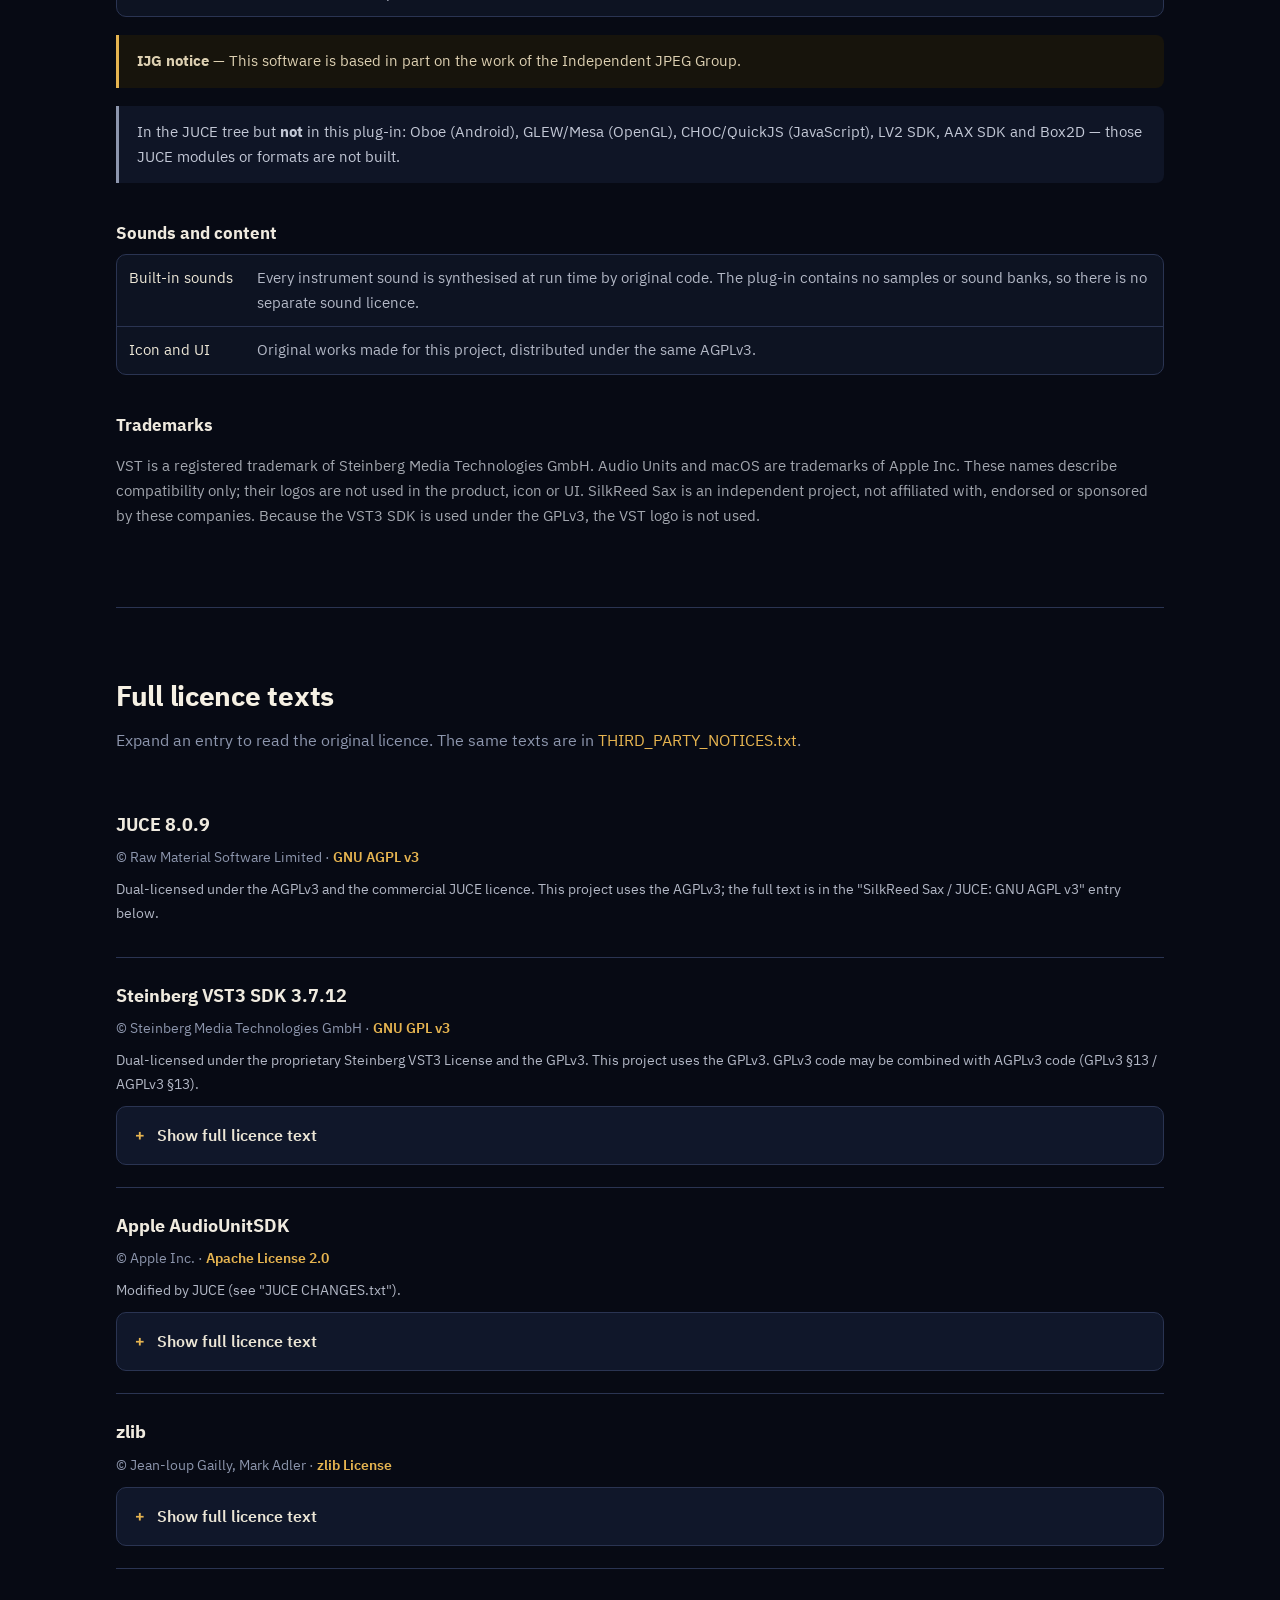
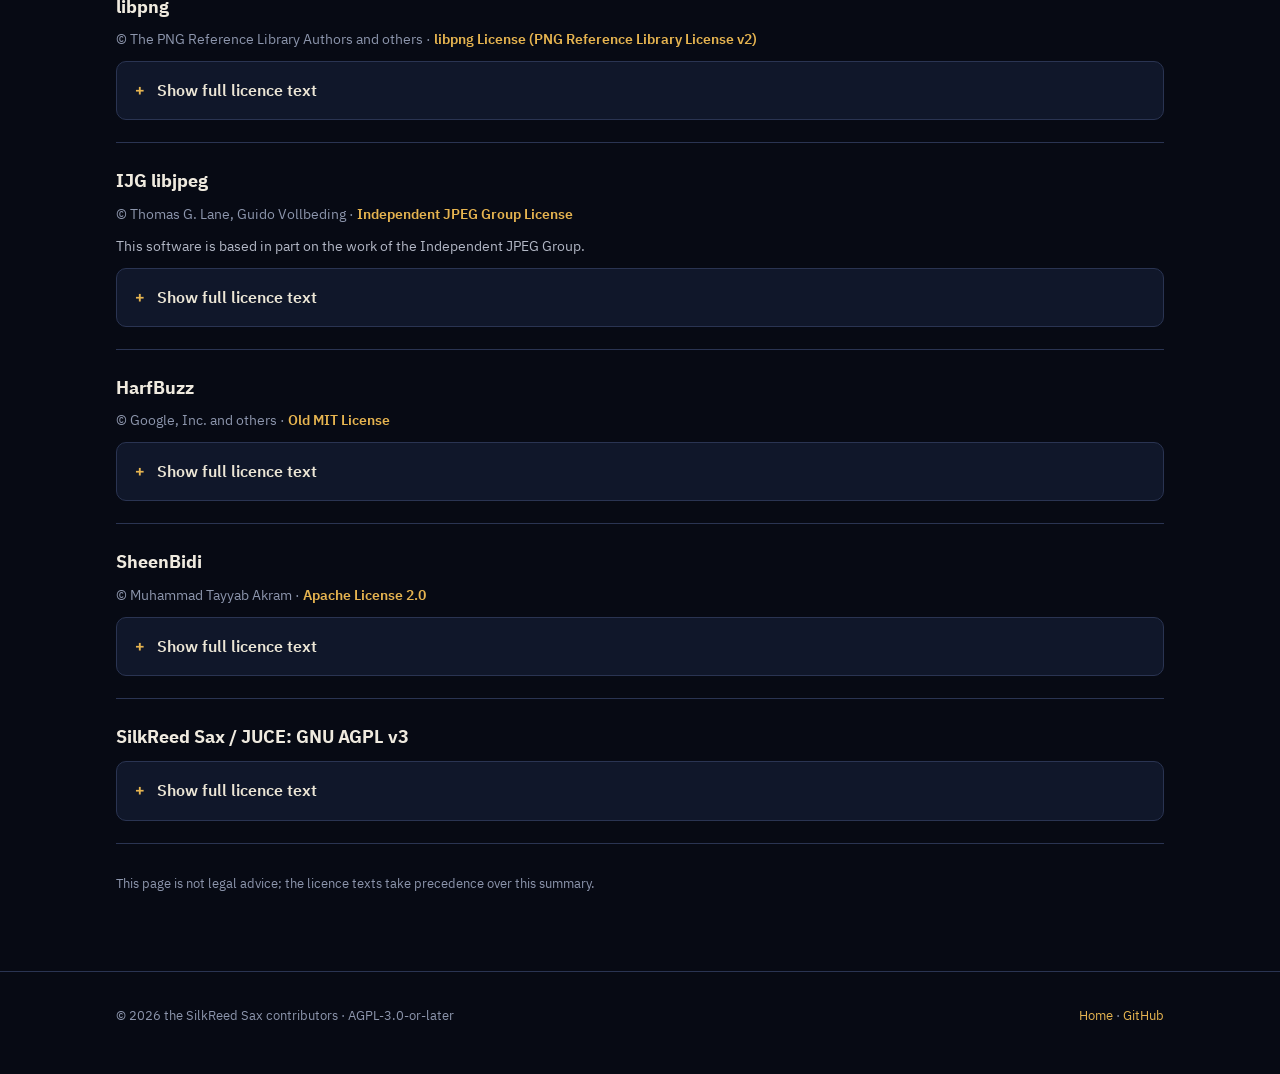
<file: docs/licenses.html>
<!doctype html>
<html lang="ko" data-lang="ko">
<head>
<meta charset="utf-8">
<meta name="viewport" content="width=device-width, initial-scale=1">
<title>Licences — SilkReed Sax</title>
<meta name="description" content="SilkReed Sax 라이선스와 제3자 소프트웨어 고지 / Licence and third-party notices">
<link rel="icon" href="assets/icon.png">
<link rel="preconnect" href="https://fonts.googleapis.com">
<link rel="preconnect" href="https://fonts.gstatic.com" crossorigin>
<link href="https://fonts.googleapis.com/css2?family=IBM+Plex+Sans+KR:wght@400;500;600;700&family=JetBrains+Mono:wght@400;600;700&display=swap" rel="stylesheet">
<link rel="stylesheet" href="assets/style.css">
</head>
<body>
<header class="top">
  <div class="wrap">
    <a class="brand" href="index.html"><img src="assets/icon.png" alt="">SilkReed Sax</a>
    <nav class="links">
      <a href="index.html"><span lang="ko">← 메인 페이지</span><span lang="en">← Home</span></a>
      <a href="#summary"><span lang="ko">요약</span><span lang="en">Summary</span></a>
      <a href="#components"><span lang="ko">구성 요소</span><span lang="en">Components</span></a>
      <a href="#texts"><span lang="ko">전문</span><span lang="en">Full texts</span></a>
    </nav>
    <div class="lang" role="group" aria-label="Language"><button data-set-lang="ko">KO</button><button data-set-lang="en">EN</button></div>
  </div>
</header>

<main class="wrap">
<div style="padding:56px 0 8px">
  <div class="eyebrow">Licence &amp; third-party notices</div>
  <h1 style="font-size:clamp(30px,4.4vw,44px);line-height:1.15;margin:12px 0 14px;color:#f1f2f4">
    <span lang="ko">라이선스와 제3자 고지</span><span lang="en">Licence and third-party notices</span></h1>
  <p class="lead" style="color:#aeb2ba;max-width:44em;margin:0">
    <span lang="ko">SilkReed Sax은 무료로 배포되는 자유 소프트웨어입니다. 이 페이지는 프로그램에 포함된 모든 제3자 소프트웨어, 각각의 라이선스, 그리고 사용자·재배포자가 지켜야 할 조건을 정리합니다.</span>
    <span lang="en">SilkReed Sax is free software distributed at no cost. This page lists every third-party component in the program, its licence, and what users and redistributors need to do.</span></p>
  <p style="margin-top:18px"><a class="btn" href="THIRD_PARTY_NOTICES.txt" download><span lang="ko">전체 라이선스 텍스트 (.txt)</span><span lang="en">All licence texts (.txt)</span></a></p>
</div>

<section id="summary">
  <h2><span lang="ko">한눈에 보기</span><span lang="en">At a glance</span></h2>
  <p class="sub"></p>
  <div class="grid">
    <div class="card"><span class="ico">USERS</span>
      <h3><span lang="ko">사용자</span><span lang="en">If you use it</span></h3>
      <p><span lang="ko">무료로 내려받아 개인·상업 작업 모두에 제한 없이 쓸 수 있습니다. 이 플러그인으로 만든 음악과 렌더링한 오디오는 만든 사람의 것이며, 라이선스 의무가 따라붙지 않습니다.</span><span lang="en">Download and use it free of charge for personal or commercial work. Music and audio you make with it are yours; no licence obligations attach to them.</span></p></div>
    <div class="card"><span class="ico">REDISTRIBUTORS</span>
      <h3><span lang="ko">재배포할 때</span><span lang="en">If you redistribute it</span></h3>
      <p><span lang="ko">바이너리를 다른 곳에 올리거나 묶어서 배포하려면 대응하는 전체 소스를 함께 제공(또는 링크)하고, <code>LICENSE</code>·<code>THIRD_PARTY_NOTICES.txt</code>를 같이 넣어야 합니다.</span><span lang="en">To re-host or bundle the binaries, provide (or link) the complete corresponding source and include <code>LICENSE</code> and <code>THIRD_PARTY_NOTICES.txt</code>.</span></p></div>
    <div class="card"><span class="ico">MODIFIERS</span>
      <h3><span lang="ko">수정할 때</span><span lang="en">If you modify it</span></h3>
      <p><span lang="ko">수정본도 AGPLv3로만 배포할 수 있으며, 수정했다는 사실과 날짜를 표시해야 합니다. 소스를 닫은 배포는 JUCE 상용 라이선스와 Steinberg 서명 계약이 따로 필요합니다.</span><span lang="en">Modified versions may only be distributed under the AGPLv3 and must say they were modified, with a date. Closed-source distribution would need a commercial JUCE licence and a signed Steinberg agreement.</span></p></div>
  </div>

  <h3 style="margin-top:36px"><span lang="ko">왜 AGPLv3인가</span><span lang="en">Why the AGPLv3</span></h3>
  <p style="color:#a3a7af"><span lang="ko">이 프로그램은 JUCE 프레임워크와 Steinberg VST3 SDK로 만들어졌습니다. 둘 다 "오픈소스 라이선스" 또는 "유료/서명 상용 라이선스" 중 하나를 고르게 되어 있습니다. SilkReed Sax는 무료 공개를 위해 오픈소스 쪽을 택했습니다 — JUCE는 <b>AGPLv3</b>, VST3 SDK는 <b>GPLv3</b>. 두 라이선스는 결합이 허용되며(각 13조), 결합된 프로그램 전체는 AGPLv3를 따릅니다. 그래서 별도 계약서 서명이나 비용 없이 배포할 수 있는 대신, 소스를 공개하고 같은 라이선스를 유지해야 합니다.</span><span lang="en">The program is built on the JUCE framework and the Steinberg VST3 SDK. Both let a developer choose between an open-source licence and a paid or signed commercial licence. SilkReed Sax takes the open-source route for free distribution: JUCE under the <b>AGPLv3</b> and the VST3 SDK under the <b>GPLv3</b>. These may be combined (§13 of each), and the combined program as a whole is under the AGPLv3. That means no contract to sign and no fee, in exchange for publishing the source and keeping the same licence.</span></p>
</section>

<section id="components">
  <h2><span lang="ko">포함된 제3자 소프트웨어</span><span lang="en">Third-party software included</span></h2>
  <p class="sub"><span lang="ko">아래 구성 요소가 실제로 플러그인 바이너리에 컴파일되어 들어갑니다. 모두 JUCE 8.0.9 소스 트리에 포함된 버전입니다.</span><span lang="en">These components are compiled into the plug-in binaries. All are the versions shipped in the JUCE 8.0.9 source tree.</span></p>
  <div class="table-wrap"><table>
    <tr><th><span lang="ko">구성 요소</span><span lang="en">Component</span></th><th><span lang="ko">라이선스</span><span lang="en">Licence</span></th><th><span lang="ko">용도</span><span lang="en">Used for</span></th></tr>
    <tr><td><a href="#juce">JUCE 8.0.9</a></td><td>GNU AGPL v3</td><td><span lang="ko">GUI·오디오·플러그인 프레임워크</span><span lang="en">GUI, audio and plug-in framework</span></td></tr><tr><td><a href="#vst3">Steinberg VST3 SDK 3.7.12</a></td><td>GNU GPL v3</td><td><span lang="ko">VST3 플러그인 형식 (JUCE에 포함)</span><span lang="en">VST3 plug-in format (bundled with JUCE)</span></td></tr><tr><td><a href="#ausdk">Apple AudioUnitSDK</a></td><td>Apache License 2.0</td><td><span lang="ko">AU 플러그인 형식 (AU 번들에만 포함)</span><span lang="en">AU plug-in format (AU bundle only)</span></td></tr><tr><td><a href="#zlib">zlib</a></td><td>zlib License</td><td><span lang="ko">압축 데이터 처리 (JUCE·PNG에 포함)</span><span lang="en">Compressed data (used by JUCE and PNG)</span></td></tr><tr><td><a href="#libpng">libpng</a></td><td>libpng License (PNG Reference Library License v2)</td><td><span lang="ko">PNG 이미지 (아이콘·UI)</span><span lang="en">PNG images (icon, UI)</span></td></tr><tr><td><a href="#libjpeg">IJG libjpeg</a></td><td>Independent JPEG Group License</td><td><span lang="ko">JPEG 이미지 디코딩</span><span lang="en">JPEG image decoding</span></td></tr><tr><td><a href="#harfbuzz">HarfBuzz</a></td><td>Old MIT License</td><td><span lang="ko">글꼴 텍스트 셰이핑</span><span lang="en">Text shaping</span></td></tr><tr><td><a href="#sheenbidi">SheenBidi</a></td><td>Apache License 2.0</td><td><span lang="ko">양방향(Bidi) 텍스트 처리</span><span lang="en">Bidirectional text</span></td></tr>
  </table></div>
  <div class="note"><b><span lang="ko">IJG 고지</span><span lang="en">IJG notice</span></b> — This software is based in part on the work of the Independent JPEG Group.</div>
  <div class="note teal"><span lang="ko">JUCE 소스에는 있지만 이 플러그인에는 <b>들어가지 않는</b> 것: Oboe(Android), GLEW·Mesa(OpenGL), CHOC·QuickJS(JavaScript), LV2 SDK, AAX SDK, Box2D. 해당 JUCE 모듈을 쓰지 않거나 그 형식을 빌드하지 않기 때문입니다.</span><span lang="en">In the JUCE tree but <b>not</b> in this plug-in: Oboe (Android), GLEW/Mesa (OpenGL), CHOC/QuickJS (JavaScript), LV2 SDK, AAX SDK and Box2D — those JUCE modules or formats are not built.</span></div>

  <h3 style="margin-top:36px"><span lang="ko">소리와 콘텐츠</span><span lang="en">Sounds and content</span></h3>
  <div class="table-wrap"><table>
    <tr><td><span lang="ko">내장 음원</span><span lang="en">Built-in sounds</span></td><td><span lang="ko">모든 악기 소리는 실행 중 원본 코드로 합성됩니다. 플러그인에는 샘플·사운드 뱅크가 들어 있지 않으므로 별도 음원 라이선스가 없습니다.</span><span lang="en">Every instrument sound is synthesised at run time by original code. The plug-in contains no samples or sound banks, so there is no separate sound licence.</span></td></tr>
    <tr><td><span lang="ko">아이콘·UI</span><span lang="en">Icon and UI</span></td><td><span lang="ko">이 프로젝트를 위해 새로 만든 저작물이며 프로그램과 같은 AGPLv3로 배포됩니다.</span><span lang="en">Original works made for this project, distributed under the same AGPLv3.</span></td></tr>
  </table></div>

  <h3 style="margin-top:36px"><span lang="ko">상표</span><span lang="en">Trademarks</span></h3>
  <p style="color:#a3a7af;font-size:14.5px"><span lang="ko">VST는 Steinberg Media Technologies GmbH의 등록 상표입니다. Audio Units와 macOS는 Apple Inc.의 상표입니다. 이 이름들은 호환성 설명에만 쓰이며, 제품·아이콘·UI에 이들의 로고를 사용하지 않습니다. SilkReed Sax는 이들 회사와 제휴하거나 보증·후원받지 않은 독립 프로젝트입니다. VST3 SDK를 GPLv3로 사용하므로 VST 로고는 사용하지 않습니다.</span><span lang="en">VST is a registered trademark of Steinberg Media Technologies GmbH. Audio Units and macOS are trademarks of Apple Inc. These names describe compatibility only; their logos are not used in the product, icon or UI. SilkReed Sax is an independent project, not affiliated with, endorsed or sponsored by these companies. Because the VST3 SDK is used under the GPLv3, the VST logo is not used.</span></p>
</section>

<section id="texts">
  <h2><span lang="ko">라이선스 전문</span><span lang="en">Full licence texts</span></h2>
  <p class="sub"><span lang="ko">각 항목을 펼치면 원문 라이선스를 볼 수 있습니다. 같은 내용이 <a href="THIRD_PARTY_NOTICES.txt">THIRD_PARTY_NOTICES.txt</a>에도 있습니다.</span><span lang="en">Expand an entry to read the original licence. The same texts are in <a href="THIRD_PARTY_NOTICES.txt">THIRD_PARTY_NOTICES.txt</a>.</span></p>
  <article class="lic-item" id="juce"><h3>JUCE 8.0.9</h3>
<p class="meta">© Raw Material Software Limited · <b>GNU AGPL v3</b></p><p class="lic-note"><span lang="ko">JUCE는 AGPLv3와 상용 라이선스의 이중 라이선스입니다. 이 프로젝트는 AGPLv3를 선택했으며, 전문은 아래 &quot;SilkReed Sax / JUCE: GNU AGPL v3&quot; 항목에 있습니다.</span><span lang="en">Dual-licensed under the AGPLv3 and the commercial JUCE licence. This project uses the AGPLv3; the full text is in the &quot;SilkReed Sax / JUCE: GNU AGPL v3&quot; entry below.</span></p></article><article class="lic-item" id="vst3"><h3>Steinberg VST3 SDK 3.7.12</h3>
<p class="meta">© Steinberg Media Technologies GmbH · <b>GNU GPL v3</b></p><p class="lic-note"><span lang="ko">Steinberg 독점 라이선스와 GPLv3의 이중 라이선스입니다. 이 프로젝트는 GPLv3를 선택했습니다. GPLv3 코드는 AGPLv3 코드와 결합할 수 있습니다(GPLv3 13조, AGPLv3 13조).</span><span lang="en">Dual-licensed under the proprietary Steinberg VST3 License and the GPLv3. This project uses the GPLv3. GPLv3 code may be combined with AGPLv3 code (GPLv3 §13 / AGPLv3 §13).</span></p><details><summary><span lang="ko">라이선스 전문 보기</span><span lang="en">Show full licence text</span></summary><pre class="lic">//-----------------------------------------------------------------------------
// LICENSE
// (c) 2024, Steinberg Media Technologies GmbH, All Rights Reserved
//-----------------------------------------------------------------------------
This license applies only to files referencing this license,
for other files of the Software Development Kit the respective embedded license text
is applicable. The license can be found at: www.steinberg.net/sdklicenses_vst3

This Software Development Kit is licensed under the terms of the Steinberg VST3 License,
or alternatively under the terms of the General Public License (GPL) Version 3.
You may use the Software Development Kit according to either of these licenses as it is
most appropriate for your project on a case-by-case basis (commercial or not).

a) Proprietary Steinberg VST3 License
The Software Development Kit may not be distributed in parts or its entirety
without prior written agreement by Steinberg Media Technologies GmbH.
The SDK must not be used to re-engineer or manipulate any technology used
in any Steinberg or Third-party application or software module,
unless permitted by law.
Neither the name of the Steinberg Media Technologies GmbH nor the names of its
contributors may be used to endorse or promote products derived from this
software without specific prior written permission.
Before publishing a software under the proprietary license, you need to obtain a copy
of the License Agreement signed by Steinberg Media Technologies GmbH.
The Steinberg VST SDK License Agreement can be found at:
www.steinberg.net/en/company/developers.html

THE SDK IS PROVIDED BY STEINBERG MEDIA TECHNOLOGIES GMBH &quot;AS IS&quot; AND
ANY EXPRESS OR IMPLIED WARRANTIES, INCLUDING, BUT NOT LIMITED TO, THE IMPLIED
WARRANTIES OF MERCHANTABILITY AND FITNESS FOR A PARTICULAR PURPOSE ARE DISCLAIMED.
IN NO EVENT SHALL STEINBERG MEDIA TECHNOLOGIES GMBH BE LIABLE FOR ANY DIRECT,
INDIRECT, INCIDENTAL, SPECIAL, EXEMPLARY, OR CONSEQUENTIAL DAMAGES (INCLUDING,
BUT NOT LIMITED TO, PROCUREMENT OF SUBSTITUTE GOODS OR SERVICES; LOSS OF USE,
DATA, OR PROFITS; OR BUSINESS INTERRUPTION) HOWEVER CAUSED AND ON ANY THEORY OF
LIABILITY, WHETHER IN CONTRACT, STRICT LIABILITY, OR TORT (INCLUDING NEGLIGENCE
OR OTHERWISE) ARISING IN ANY WAY OUT OF THE USE OF THIS SOFTWARE, EVEN IF ADVISED
OF THE POSSIBILITY OF SUCH DAMAGE.

b) General Public License (GPL) Version 3
Details of these licenses can be found at: www.gnu.org/licenses/gpl-3.0.html
Please refer to the Steinberg VST usage guidelines for the use of VST, VST logo and VST 
compatible logos:
https://steinbergmedia.github.io/vst3_dev_portal/pages/VST+3+Licensing/Usage+guidelines.html
//----------------------------------------------------------------------------------

------------------------------------------------------------------------

GNU GENERAL PUBLIC LICENSE
Version 3, 29 June 2007

Copyright © 2007 Free Software Foundation, Inc. &lt;https://fsf.org/&gt;

Everyone is permitted to copy and distribute verbatim copies of this license document, but changing it is not allowed.

Preamble

The GNU General Public License is a free, copyleft license for software and other kinds of works.

The licenses for most software and other practical works are designed to take away your freedom to share and change the works. By contrast, the GNU General Public License is intended to guarantee your freedom to share and change all versions of a program--to make sure it remains free software for all its users. We, the Free Software Foundation, use the GNU General Public License for most of our software; it applies also to any other work released this way by its authors. You can apply it to your programs, too.

When we speak of free software, we are referring to freedom, not price. Our General Public Licenses are designed to make sure that you have the freedom to distribute copies of free software (and charge for them if you wish), that you receive source code or can get it if you want it, that you can change the software or use pieces of it in new free programs, and that you know you can do these things.

To protect your rights, we need to prevent others from denying you these rights or asking you to surrender the rights. Therefore, you have certain responsibilities if you distribute copies of the software, or if you modify it: responsibilities to respect the freedom of others.

For example, if you distribute copies of such a program, whether gratis or for a fee, you must pass on to the recipients the same freedoms that you received. You must make sure that they, too, receive or can get the source code. And you must show them these terms so they know their rights.

Developers that use the GNU GPL protect your rights with two steps: (1) assert copyright on the software, and (2) offer you this License giving you legal permission to copy, distribute and/or modify it.

For the developers&#x27; and authors&#x27; protection, the GPL clearly explains that there is no warranty for this free software. For both users&#x27; and authors&#x27; sake, the GPL requires that modified versions be marked as changed, so that their problems will not be attributed erroneously to authors of previous versions.

Some devices are designed to deny users access to install or run modified versions of the software inside them, although the manufacturer can do so. This is fundamentally incompatible with the aim of protecting users&#x27; freedom to change the software. The systematic pattern of such abuse occurs in the area of products for individuals to use, which is precisely where it is most unacceptable. Therefore, we have designed this version of the GPL to prohibit the practice for those products. If such problems arise substantially in other domains, we stand ready to extend this provision to those domains in future versions of the GPL, as needed to protect the freedom of users.

Finally, every program is threatened constantly by software patents. States should not allow patents to restrict development and use of software on general-purpose computers, but in those that do, we wish to avoid the special danger that patents applied to a free program could make it effectively proprietary. To prevent this, the GPL assures that patents cannot be used to render the program non-free.

The precise terms and conditions for copying, distribution and modification follow.

TERMS AND CONDITIONS

0. Definitions.

“This License” refers to version 3 of the GNU General Public License.

“Copyright” also means copyright-like laws that apply to other kinds of works, such as semiconductor masks.

“The Program” refers to any copyrightable work licensed under this License. Each licensee is addressed as “you”. “Licensees” and “recipients” may be individuals or organizations.

To “modify” a work means to copy from or adapt all or part of the work in a fashion requiring copyright permission, other than the making of an exact copy. The resulting work is called a “modified version” of the earlier work or a work “based on” the earlier work.

A “covered work” means either the unmodified Program or a work based on the Program.

To “propagate” a work means to do anything with it that, without permission, would make you directly or secondarily liable for infringement under applicable copyright law, except executing it on a computer or modifying a private copy. Propagation includes copying, distribution (with or without modification), making available to the public, and in some countries other activities as well.

To “convey” a work means any kind of propagation that enables other parties to make or receive copies. Mere interaction with a user through a computer network, with no transfer of a copy, is not conveying.

An interactive user interface displays “Appropriate Legal Notices” to the extent that it includes a convenient and prominently visible feature that (1) displays an appropriate copyright notice, and (2) tells the user that there is no warranty for the work (except to the extent that warranties are provided), that licensees may convey the work under this License, and how to view a copy of this License. If the interface presents a list of user commands or options, such as a menu, a prominent item in the list meets this criterion.

1. Source Code.
The “source code” for a work means the preferred form of the work for making modifications to it. “Object code” means any non-source form of a work.

A “Standard Interface” means an interface that either is an official standard defined by a recognized standards body, or, in the case of interfaces specified for a particular programming language, one that is widely used among developers working in that language.

The “System Libraries” of an executable work include anything, other than the work as a whole, that (a) is included in the normal form of packaging a Major Component, but which is not part of that Major Component, and (b) serves only to enable use of the work with that Major Component, or to implement a Standard Interface for which an implementation is available to the public in source code form. A “Major Component”, in this context, means a major essential component (kernel, window system, and so on) of the specific operating system (if any) on which the executable work runs, or a compiler used to produce the work, or an object code interpreter used to run it.

The “Corresponding Source” for a work in object code form means all the source code needed to generate, install, and (for an executable work) run the object code and to modify the work, including scripts to control those activities. However, it does not include the work&#x27;s System Libraries, or general-purpose tools or generally available free programs which are used unmodified in performing those activities but which are not part of the work. For example, Corresponding Source includes interface definition files associated with source files for the work, and the source code for shared libraries and dynamically linked subprograms that the work is specifically designed to require, such as by intimate data communication or control flow between those subprograms and other parts of the work.

The Corresponding Source need not include anything that users can regenerate automatically from other parts of the Corresponding Source.

The Corresponding Source for a work in source code form is that same work.

2. Basic Permissions.
All rights granted under this License are granted for the term of copyright on the Program, and are irrevocable provided the stated conditions are met. This License explicitly affirms your unlimited permission to run the unmodified Program. The output from running a covered work is covered by this License only if the output, given its content, constitutes a covered work. This License acknowledges your rights of fair use or other equivalent, as provided by copyright law.

You may make, run and propagate covered works that you do not convey, without conditions so long as your license otherwise remains in force. You may convey covered works to others for the sole purpose of having them make modifications exclusively for you, or provide you with facilities for running those works, provided that you comply with the terms of this License in conveying all material for which you do not control copyright. Those thus making or running the covered works for you must do so exclusively on your behalf, under your direction and control, on terms that prohibit them from making any copies of your copyrighted material outside their relationship with you.

Conveying under any other circumstances is permitted solely under the conditions stated below. Sublicensing is not allowed; section 10 makes it unnecessary.

3. Protecting Users&#x27; Legal Rights From Anti-Circumvention Law.
No covered work shall be deemed part of an effective technological measure under any applicable law fulfilling obligations under article 11 of the WIPO copyright treaty adopted on 20 December 1996, or similar laws prohibiting or restricting circumvention of such measures.

When you convey a covered work, you waive any legal power to forbid circumvention of technological measures to the extent such circumvention is effected by exercising rights under this License with respect to the covered work, and you disclaim any intention to limit operation or modification of the work as a means of enforcing, against the work&#x27;s users, your or third parties&#x27; legal rights to forbid circumvention of technological measures.

4. Conveying Verbatim Copies.
You may convey verbatim copies of the Program&#x27;s source code as you receive it, in any medium, provided that you conspicuously and appropriately publish on each copy an appropriate copyright notice; keep intact all notices stating that this License and any non-permissive terms added in accord with section 7 apply to the code; keep intact all notices of the absence of any warranty; and give all recipients a copy of this License along with the Program.

You may charge any price or no price for each copy that you convey, and you may offer support or warranty protection for a fee.

5. Conveying Modified Source Versions.
You may convey a work based on the Program, or the modifications to produce it from the Program, in the form of source code under the terms of section 4, provided that you also meet all of these conditions:

     a) The work must carry prominent notices stating that you modified it, and giving a relevant date.

     b) The work must carry prominent notices stating that it is released under this License and any conditions added under section 7. This requirement modifies the requirement in section 4 to “keep intact all notices”.

     c) You must license the entire work, as a whole, under this License to anyone who comes into possession of a copy. This License will therefore apply, along with any applicable section 7 additional terms, to the whole of the work, and all its parts, regardless of how they are packaged. This License gives no permission to license the work in any other way, but it does not invalidate such permission if you have separately received it.

     d) If the work has interactive user interfaces, each must display Appropriate Legal Notices; however, if the Program has interactive interfaces that do not display Appropriate Legal Notices, your work need not make them do so.

A compilation of a covered work with other separate and independent works, which are not by their nature extensions of the covered work, and which are not combined with it such as to form a larger program, in or on a volume of a storage or distribution medium, is called an “aggregate” if the compilation and its resulting copyright are not used to limit the access or legal rights of the compilation&#x27;s users beyond what the individual works permit. Inclusion of a covered work in an aggregate does not cause this License to apply to the other parts of the aggregate.

6. Conveying Non-Source Forms.
You may convey a covered work in object code form under the terms of sections 4 and 5, provided that you also convey the machine-readable Corresponding Source under the terms of this License, in one of these ways:

     a) Convey the object code in, or embodied in, a physical product (including a physical distribution medium), accompanied by the Corresponding Source fixed on a durable physical medium customarily used for software interchange.

     b) Convey the object code in, or embodied in, a physical product (including a physical distribution medium), accompanied by a written offer, valid for at least three years and valid for as long as you offer spare parts or customer support for that product model, to give anyone who possesses the object code either (1) a copy of the Corresponding Source for all the software in the product that is covered by this License, on a durable physical medium customarily used for software interchange, for a price no more than your reasonable cost of physically performing this conveying of source, or (2) access to copy the Corresponding Source from a network server at no charge.

     c) Convey individual copies of the object code with a copy of the written offer to provide the Corresponding Source. This alternative is allowed only occasionally and noncommercially, and only if you received the object code with such an offer, in accord with subsection 6b.

     d) Convey the object code by offering access from a designated place (gratis or for a charge), and offer equivalent access to the Corresponding Source in the same way through the same place at no further charge. You need not require recipients to copy the Corresponding Source along with the object code. If the place to copy the object code is a network server, the Corresponding Source may be on a different server (operated by you or a third party) that supports equivalent copying facilities, provided you maintain clear directions next to the object code saying where to find the Corresponding Source. Regardless of what server hosts the Corresponding Source, you remain obligated to ensure that it is available for as long as needed to satisfy these requirements.

     e) Convey the object code using peer-to-peer transmission, provided you inform other peers where the object code and Corresponding Source of the work are being offered to the general public at no charge under subsection 6d.

A separable portion of the object code, whose source code is excluded from the Corresponding Source as a System Library, need not be included in conveying the object code work.

A “User Product” is either (1) a “consumer product”, which means any tangible personal property which is normally used for personal, family, or household purposes, or (2) anything designed or sold for incorporation into a dwelling. In determining whether a product is a consumer product, doubtful cases shall be resolved in favor of coverage. For a particular product received by a particular user, “normally used” refers to a typical or common use of that class of product, regardless of the status of the particular user or of the way in which the particular user actually uses, or expects or is expected to use, the product. A product is a consumer product regardless of whether the product has substantial commercial, industrial or non-consumer uses, unless such uses represent the only significant mode of use of the product.

“Installation Information” for a User Product means any methods, procedures, authorization keys, or other information required to install and execute modified versions of a covered work in that User Product from a modified version of its Corresponding Source. The information must suffice to ensure that the continued functioning of the modified object code is in no case prevented or interfered with solely because modification has been made.

If you convey an object code work under this section in, or with, or specifically for use in, a User Product, and the conveying occurs as part of a transaction in which the right of possession and use of the User Product is transferred to the recipient in perpetuity or for a fixed term (regardless of how the transaction is characterized), the Corresponding Source conveyed under this section must be accompanied by the Installation Information. But this requirement does not apply if neither you nor any third party retains the ability to install modified object code on the User Product (for example, the work has been installed in ROM).

The requirement to provide Installation Information does not include a requirement to continue to provide support service, warranty, or updates for a work that has been modified or installed by the recipient, or for the User Product in which it has been modified or installed. Access to a network may be denied when the modification itself materially and adversely affects the operation of the network or violates the rules and protocols for communication across the network.

Corresponding Source conveyed, and Installation Information provided, in accord with this section must be in a format that is publicly documented (and with an implementation available to the public in source code form), and must require no special password or key for unpacking, reading or copying.

7. Additional Terms.
“Additional permissions” are terms that supplement the terms of this License by making exceptions from one or more of its conditions. Additional permissions that are applicable to the entire Program shall be treated as though they were included in this License, to the extent that they are valid under applicable law. If additional permissions apply only to part of the Program, that part may be used separately under those permissions, but the entire Program remains governed by this License without regard to the additional permissions.

When you convey a copy of a covered work, you may at your option remove any additional permissions from that copy, or from any part of it. (Additional permissions may be written to require their own removal in certain cases when you modify the work.) You may place additional permissions on material, added by you to a covered work, for which you have or can give appropriate copyright permission.

Notwithstanding any other provision of this License, for material you add to a covered work, you may (if authorized by the copyright holders of that material) supplement the terms of this License with terms:

     a) Disclaiming warranty or limiting liability differently from the terms of sections 15 and 16 of this License; or

     b) Requiring preservation of specified reasonable legal notices or author attributions in that material or in the Appropriate Legal Notices displayed by works containing it; or

     c) Prohibiting misrepresentation of the origin of that material, or requiring that modified versions of such material be marked in reasonable ways as different from the original version; or

     d) Limiting the use for publicity purposes of names of licensors or authors of the material; or

     e) Declining to grant rights under trademark law for use of some trade names, trademarks, or service marks; or

     f) Requiring indemnification of licensors and authors of that material by anyone who conveys the material (or modified versions of it) with contractual assumptions of liability to the recipient, for any liability that these contractual assumptions directly impose on those licensors and authors.

All other non-permissive additional terms are considered “further restrictions” within the meaning of section 10. If the Program as you received it, or any part of it, contains a notice stating that it is governed by this License along with a term that is a further restriction, you may remove that term. If a license document contains a further restriction but permits relicensing or conveying under this License, you may add to a covered work material governed by the terms of that license document, provided that the further restriction does not survive such relicensing or conveying.

If you add terms to a covered work in accord with this section, you must place, in the relevant source files, a statement of the additional terms that apply to those files, or a notice indicating where to find the applicable terms.

Additional terms, permissive or non-permissive, may be stated in the form of a separately written license, or stated as exceptions; the above requirements apply either way.

8. Termination.
You may not propagate or modify a covered work except as expressly provided under this License. Any attempt otherwise to propagate or modify it is void, and will automatically terminate your rights under this License (including any patent licenses granted under the third paragraph of section 11).

However, if you cease all violation of this License, then your license from a particular copyright holder is reinstated (a) provisionally, unless and until the copyright holder explicitly and finally terminates your license, and (b) permanently, if the copyright holder fails to notify you of the violation by some reasonable means prior to 60 days after the cessation.

Moreover, your license from a particular copyright holder is reinstated permanently if the copyright holder notifies you of the violation by some reasonable means, this is the first time you have received notice of violation of this License (for any work) from that copyright holder, and you cure the violation prior to 30 days after your receipt of the notice.

Termination of your rights under this section does not terminate the licenses of parties who have received copies or rights from you under this License. If your rights have been terminated and not permanently reinstated, you do not qualify to receive new licenses for the same material under section 10.

9. Acceptance Not Required for Having Copies.
You are not required to accept this License in order to receive or run a copy of the Program. Ancillary propagation of a covered work occurring solely as a consequence of using peer-to-peer transmission to receive a copy likewise does not require acceptance. However, nothing other than this License grants you permission to propagate or modify any covered work. These actions infringe copyright if you do not accept this License. Therefore, by modifying or propagating a covered work, you indicate your acceptance of this License to do so.

10. Automatic Licensing of Downstream Recipients.
Each time you convey a covered work, the recipient automatically receives a license from the original licensors, to run, modify and propagate that work, subject to this License. You are not responsible for enforcing compliance by third parties with this License.

An “entity transaction” is a transaction transferring control of an organization, or substantially all assets of one, or subdividing an organization, or merging organizations. If propagation of a covered work results from an entity transaction, each party to that transaction who receives a copy of the work also receives whatever licenses to the work the party&#x27;s predecessor in interest had or could give under the previous paragraph, plus a right to possession of the Corresponding Source of the work from the predecessor in interest, if the predecessor has it or can get it with reasonable efforts.

You may not impose any further restrictions on the exercise of the rights granted or affirmed under this License. For example, you may not impose a license fee, royalty, or other charge for exercise of rights granted under this License, and you may not initiate litigation (including a cross-claim or counterclaim in a lawsuit) alleging that any patent claim is infringed by making, using, selling, offering for sale, or importing the Program or any portion of it.

11. Patents.
A “contributor” is a copyright holder who authorizes use under this License of the Program or a work on which the Program is based. The work thus licensed is called the contributor&#x27;s “contributor version”.

A contributor&#x27;s “essential patent claims” are all patent claims owned or controlled by the contributor, whether already acquired or hereafter acquired, that would be infringed by some manner, permitted by this License, of making, using, or selling its contributor version, but do not include claims that would be infringed only as a consequence of further modification of the contributor version. For purposes of this definition, “control” includes the right to grant patent sublicenses in a manner consistent with the requirements of this License.

Each contributor grants you a non-exclusive, worldwide, royalty-free patent license under the contributor&#x27;s essential patent claims, to make, use, sell, offer for sale, import and otherwise run, modify and propagate the contents of its contributor version.

In the following three paragraphs, a “patent license” is any express agreement or commitment, however denominated, not to enforce a patent (such as an express permission to practice a patent or covenant not to sue for patent infringement). To “grant” such a patent license to a party means to make such an agreement or commitment not to enforce a patent against the party.

If you convey a covered work, knowingly relying on a patent license, and the Corresponding Source of the work is not available for anyone to copy, free of charge and under the terms of this License, through a publicly available network server or other readily accessible means, then you must either (1) cause the Corresponding Source to be so available, or (2) arrange to deprive yourself of the benefit of the patent license for this particular work, or (3) arrange, in a manner consistent with the requirements of this License, to extend the patent license to downstream recipients. “Knowingly relying” means you have actual knowledge that, but for the patent license, your conveying the covered work in a country, or your recipient&#x27;s use of the covered work in a country, would infringe one or more identifiable patents in that country that you have reason to believe are valid.

If, pursuant to or in connection with a single transaction or arrangement, you convey, or propagate by procuring conveyance of, a covered work, and grant a patent license to some of the parties receiving the covered work authorizing them to use, propagate, modify or convey a specific copy of the covered work, then the patent license you grant is automatically extended to all recipients of the covered work and works based on it.

A patent license is “discriminatory” if it does not include within the scope of its coverage, prohibits the exercise of, or is conditioned on the non-exercise of one or more of the rights that are specifically granted under this License. You may not convey a covered work if you are a party to an arrangement with a third party that is in the business of distributing software, under which you make payment to the third party based on the extent of your activity of conveying the work, and under which the third party grants, to any of the parties who would receive the covered work from you, a discriminatory patent license (a) in connection with copies of the covered work conveyed by you (or copies made from those copies), or (b) primarily for and in connection with specific products or compilations that contain the covered work, unless you entered into that arrangement, or that patent license was granted, prior to 28 March 2007.

Nothing in this License shall be construed as excluding or limiting any implied license or other defenses to infringement that may otherwise be available to you under applicable patent law.

12. No Surrender of Others&#x27; Freedom.
If conditions are imposed on you (whether by court order, agreement or otherwise) that contradict the conditions of this License, they do not excuse you from the conditions of this License. If you cannot convey a covered work so as to satisfy simultaneously your obligations under this License and any other pertinent obligations, then as a consequence you may not convey it at all. For example, if you agree to terms that obligate you to collect a royalty for further conveying from those to whom you convey the Program, the only way you could satisfy both those terms and this License would be to refrain entirely from conveying the Program.

13. Use with the GNU Affero General Public License.
Notwithstanding any other provision of this License, you have permission to link or combine any covered work with a work licensed under version 3 of the GNU Affero General Public License into a single combined work, and to convey the resulting work. The terms of this License will continue to apply to the part which is the covered work, but the special requirements of the GNU Affero General Public License, section 13, concerning interaction through a network will apply to the combination as such.

14. Revised Versions of this License.
The Free Software Foundation may publish revised and/or new versions of the GNU General Public License from time to time. Such new versions will be similar in spirit to the present version, but may differ in detail to address new problems or concerns.

Each version is given a distinguishing version number. If the Program specifies that a certain numbered version of the GNU General Public License “or any later version” applies to it, you have the option of following the terms and conditions either of that numbered version or of any later version published by the Free Software Foundation. If the Program does not specify a version number of the GNU General Public License, you may choose any version ever published by the Free Software Foundation.

If the Program specifies that a proxy can decide which future versions of the GNU General Public License can be used, that proxy&#x27;s public statement of acceptance of a version permanently authorizes you to choose that version for the Program.

Later license versions may give you additional or different permissions. However, no additional obligations are imposed on any author or copyright holder as a result of your choosing to follow a later version.

15. Disclaimer of Warranty.
THERE IS NO WARRANTY FOR THE PROGRAM, TO THE EXTENT PERMITTED BY APPLICABLE LAW. EXCEPT WHEN OTHERWISE STATED IN WRITING THE COPYRIGHT HOLDERS AND/OR OTHER PARTIES PROVIDE THE PROGRAM “AS IS” WITHOUT WARRANTY OF ANY KIND, EITHER EXPRESSED OR IMPLIED, INCLUDING, BUT NOT LIMITED TO, THE IMPLIED WARRANTIES OF MERCHANTABILITY AND FITNESS FOR A PARTICULAR PURPOSE. THE ENTIRE RISK AS TO THE QUALITY AND PERFORMANCE OF THE PROGRAM IS WITH YOU. SHOULD THE PROGRAM PROVE DEFECTIVE, YOU ASSUME THE COST OF ALL NECESSARY SERVICING, REPAIR OR CORRECTION.

16. Limitation of Liability.
IN NO EVENT UNLESS REQUIRED BY APPLICABLE LAW OR AGREED TO IN WRITING WILL ANY COPYRIGHT HOLDER, OR ANY OTHER PARTY WHO MODIFIES AND/OR CONVEYS THE PROGRAM AS PERMITTED ABOVE, BE LIABLE TO YOU FOR DAMAGES, INCLUDING ANY GENERAL, SPECIAL, INCIDENTAL OR CONSEQUENTIAL DAMAGES ARISING OUT OF THE USE OR INABILITY TO USE THE PROGRAM (INCLUDING BUT NOT LIMITED TO LOSS OF DATA OR DATA BEING RENDERED INACCURATE OR LOSSES SUSTAINED BY YOU OR THIRD PARTIES OR A FAILURE OF THE PROGRAM TO OPERATE WITH ANY OTHER PROGRAMS), EVEN IF SUCH HOLDER OR OTHER PARTY HAS BEEN ADVISED OF THE POSSIBILITY OF SUCH DAMAGES.

17. Interpretation of Sections 15 and 16.
If the disclaimer of warranty and limitation of liability provided above cannot be given local legal effect according to their terms, reviewing courts shall apply local law that most closely approximates an absolute waiver of all civil liability in connection with the Program, unless a warranty or assumption of liability accompanies a copy of the Program in return for a fee.

END OF TERMS AND CONDITIONS

How to Apply These Terms to Your New Programs

If you develop a new program, and you want it to be of the greatest possible use to the public, the best way to achieve this is to make it free software which everyone can redistribute and change under these terms.

To do so, attach the following notices to the program. It is safest to attach them to the start of each source file to most effectively state the exclusion of warranty; and each file should have at least the “copyright” line and a pointer to where the full notice is found.

     &lt;one line to give the program&#x27;s name and a brief idea of what it does.&gt;
     Copyright (C) &lt;year&gt;  &lt;name of author&gt;

     This program is free software: you can redistribute it and/or modify it under the terms of the GNU General Public License as published by the Free Software Foundation, either version 3 of the License, or (at your option) any later version.

     This program is distributed in the hope that it will be useful, but WITHOUT ANY WARRANTY; without even the implied warranty of MERCHANTABILITY or FITNESS FOR A PARTICULAR PURPOSE.  See the GNU General Public License for more details.

     You should have received a copy of the GNU General Public License along with this program.  If not, see &lt;https://www.gnu.org/licenses/&gt;.

Also add information on how to contact you by electronic and paper mail.

If the program does terminal interaction, make it output a short notice like this when it starts in an interactive mode:

     &lt;program&gt;  Copyright (C) &lt;year&gt;  &lt;name of author&gt;
     This program comes with ABSOLUTELY NO WARRANTY; for details type `show w&#x27;.
     This is free software, and you are welcome to redistribute it under certain conditions; type `show c&#x27; for details.

The hypothetical commands `show w&#x27; and `show c&#x27; should show the appropriate parts of the General Public License. Of course, your program&#x27;s commands might be different; for a GUI interface, you would use an “about box”.

You should also get your employer (if you work as a programmer) or school, if any, to sign a “copyright disclaimer” for the program, if necessary. For more information on this, and how to apply and follow the GNU GPL, see &lt;https://www.gnu.org/licenses/&gt;.

The GNU General Public License does not permit incorporating your program into proprietary programs. If your program is a subroutine library, you may consider it more useful to permit linking proprietary applications with the library. If this is what you want to do, use the GNU Lesser General Public License instead of this License. But first, please read &lt;https://www.gnu.org/philosophy/why-not-lgpl.html&gt;.</pre></details></article><article class="lic-item" id="ausdk"><h3>Apple AudioUnitSDK</h3>
<p class="meta">© Apple Inc. · <b>Apache License 2.0</b></p><p class="lic-note"><span lang="ko">JUCE에서 일부 수정됨 (&quot;JUCE CHANGES.txt&quot; 참고).</span><span lang="en">Modified by JUCE (see &quot;JUCE CHANGES.txt&quot;).</span></p><details><summary><span lang="ko">라이선스 전문 보기</span><span lang="en">Show full licence text</span></summary><pre class="lic">                                 Apache License
                           Version 2.0, January 2004
                        http://www.apache.org/licenses/

   TERMS AND CONDITIONS FOR USE, REPRODUCTION, AND DISTRIBUTION

   1. Definitions.

      &quot;License&quot; shall mean the terms and conditions for use, reproduction,
      and distribution as defined by Sections 1 through 9 of this document.

      &quot;Licensor&quot; shall mean the copyright owner or entity authorized by
      the copyright owner that is granting the License.

      &quot;Legal Entity&quot; shall mean the union of the acting entity and all
      other entities that control, are controlled by, or are under common
      control with that entity. For the purposes of this definition,
      &quot;control&quot; means (i) the power, direct or indirect, to cause the
      direction or management of such entity, whether by contract or
      otherwise, or (ii) ownership of fifty percent (50%) or more of the
      outstanding shares, or (iii) beneficial ownership of such entity.

      &quot;You&quot; (or &quot;Your&quot;) shall mean an individual or Legal Entity
      exercising permissions granted by this License.

      &quot;Source&quot; form shall mean the preferred form for making modifications,
      including but not limited to software source code, documentation
      source, and configuration files.

      &quot;Object&quot; form shall mean any form resulting from mechanical
      transformation or translation of a Source form, including but
      not limited to compiled object code, generated documentation,
      and conversions to other media types.

      &quot;Work&quot; shall mean the work of authorship, whether in Source or
      Object form, made available under the License, as indicated by a
      copyright notice that is included in or attached to the work
      (an example is provided in the Appendix below).

      &quot;Derivative Works&quot; shall mean any work, whether in Source or Object
      form, that is based on (or derived from) the Work and for which the
      editorial revisions, annotations, elaborations, or other modifications
      represent, as a whole, an original work of authorship. For the purposes
      of this License, Derivative Works shall not include works that remain
      separable from, or merely link (or bind by name) to the interfaces of,
      the Work and Derivative Works thereof.

      &quot;Contribution&quot; shall mean any work of authorship, including
      the original version of the Work and any modifications or additions
      to that Work or Derivative Works thereof, that is intentionally
      submitted to Licensor for inclusion in the Work by the copyright owner
      or by an individual or Legal Entity authorized to submit on behalf of
      the copyright owner. For the purposes of this definition, &quot;submitted&quot;
      means any form of electronic, verbal, or written communication sent
      to the Licensor or its representatives, including but not limited to
      communication on electronic mailing lists, source code control systems,
      and issue tracking systems that are managed by, or on behalf of, the
      Licensor for the purpose of discussing and improving the Work, but
      excluding communication that is conspicuously marked or otherwise
      designated in writing by the copyright owner as &quot;Not a Contribution.&quot;

      &quot;Contributor&quot; shall mean Licensor and any individual or Legal Entity
      on behalf of whom a Contribution has been received by Licensor and
      subsequently incorporated within the Work.

   2. Grant of Copyright License. Subject to the terms and conditions of
      this License, each Contributor hereby grants to You a perpetual,
      worldwide, non-exclusive, no-charge, royalty-free, irrevocable
      copyright license to reproduce, prepare Derivative Works of,
      publicly display, publicly perform, sublicense, and distribute the
      Work and such Derivative Works in Source or Object form.

   3. Grant of Patent License. Subject to the terms and conditions of
      this License, each Contributor hereby grants to You a perpetual,
      worldwide, non-exclusive, no-charge, royalty-free, irrevocable
      (except as stated in this section) patent license to make, have made,
      use, offer to sell, sell, import, and otherwise transfer the Work,
      where such license applies only to those patent claims licensable
      by such Contributor that are necessarily infringed by their
      Contribution(s) alone or by combination of their Contribution(s)
      with the Work to which such Contribution(s) was submitted. If You
      institute patent litigation against any entity (including a
      cross-claim or counterclaim in a lawsuit) alleging that the Work
      or a Contribution incorporated within the Work constitutes direct
      or contributory patent infringement, then any patent licenses
      granted to You under this License for that Work shall terminate
      as of the date such litigation is filed.

   4. Redistribution. You may reproduce and distribute copies of the
      Work or Derivative Works thereof in any medium, with or without
      modifications, and in Source or Object form, provided that You
      meet the following conditions:

      (a) You must give any other recipients of the Work or
          Derivative Works a copy of this License; and

      (b) You must cause any modified files to carry prominent notices
          stating that You changed the files; and

      (c) You must retain, in the Source form of any Derivative Works
          that You distribute, all copyright, patent, trademark, and
          attribution notices from the Source form of the Work,
          excluding those notices that do not pertain to any part of
          the Derivative Works; and

      (d) If the Work includes a &quot;NOTICE&quot; text file as part of its
          distribution, then any Derivative Works that You distribute must
          include a readable copy of the attribution notices contained
          within such NOTICE file, excluding those notices that do not
          pertain to any part of the Derivative Works, in at least one
          of the following places: within a NOTICE text file distributed
          as part of the Derivative Works; within the Source form or
          documentation, if provided along with the Derivative Works; or,
          within a display generated by the Derivative Works, if and
          wherever such third-party notices normally appear. The contents
          of the NOTICE file are for informational purposes only and
          do not modify the License. You may add Your own attribution
          notices within Derivative Works that You distribute, alongside
          or as an addendum to the NOTICE text from the Work, provided
          that such additional attribution notices cannot be construed
          as modifying the License.

      You may add Your own copyright statement to Your modifications and
      may provide additional or different license terms and conditions
      for use, reproduction, or distribution of Your modifications, or
      for any such Derivative Works as a whole, provided Your use,
      reproduction, and distribution of the Work otherwise complies with
      the conditions stated in this License.

   5. Submission of Contributions. Unless You explicitly state otherwise,
      any Contribution intentionally submitted for inclusion in the Work
      by You to the Licensor shall be under the terms and conditions of
      this License, without any additional terms or conditions.
      Notwithstanding the above, nothing herein shall supersede or modify
      the terms of any separate license agreement you may have executed
      with Licensor regarding such Contributions.

   6. Trademarks. This License does not grant permission to use the trade
      names, trademarks, service marks, or product names of the Licensor,
      except as required for reasonable and customary use in describing the
      origin of the Work and reproducing the content of the NOTICE file.

   7. Disclaimer of Warranty. Unless required by applicable law or
      agreed to in writing, Licensor provides the Work (and each
      Contributor provides its Contributions) on an &quot;AS IS&quot; BASIS,
      WITHOUT WARRANTIES OR CONDITIONS OF ANY KIND, either express or
      implied, including, without limitation, any warranties or conditions
      of TITLE, NON-INFRINGEMENT, MERCHANTABILITY, or FITNESS FOR A
      PARTICULAR PURPOSE. You are solely responsible for determining the
      appropriateness of using or redistributing the Work and assume any
      risks associated with Your exercise of permissions under this License.

   8. Limitation of Liability. In no event and under no legal theory,
      whether in tort (including negligence), contract, or otherwise,
      unless required by applicable law (such as deliberate and grossly
      negligent acts) or agreed to in writing, shall any Contributor be
      liable to You for damages, including any direct, indirect, special,
      incidental, or consequential damages of any character arising as a
      result of this License or out of the use or inability to use the
      Work (including but not limited to damages for loss of goodwill,
      work stoppage, computer failure or malfunction, or any and all
      other commercial damages or losses), even if such Contributor
      has been advised of the possibility of such damages.

   9. Accepting Warranty or Additional Liability. While redistributing
      the Work or Derivative Works thereof, You may choose to offer,
      and charge a fee for, acceptance of support, warranty, indemnity,
      or other liability obligations and/or rights consistent with this
      License. However, in accepting such obligations, You may act only
      on Your own behalf and on Your sole responsibility, not on behalf
      of any other Contributor, and only if You agree to indemnify,
      defend, and hold each Contributor harmless for any liability
      incurred by, or claims asserted against, such Contributor by reason
      of your accepting any such warranty or additional liability.

   END OF TERMS AND CONDITIONS

   APPENDIX: How to apply the Apache License to your work.

      To apply the Apache License to your work, attach the following
      boilerplate notice, with the fields enclosed by brackets &quot;[]&quot;
      replaced with your own identifying information. (Don&#x27;t include
      the brackets!)  The text should be enclosed in the appropriate
      comment syntax for the file format. We also recommend that a
      file or class name and description of purpose be included on the
      same &quot;printed page&quot; as the copyright notice for easier
      identification within third-party archives.

   Copyright [yyyy] [name of copyright owner]

   Licensed under the Apache License, Version 2.0 (the &quot;License&quot;);
   you may not use this file except in compliance with the License.
   You may obtain a copy of the License at

       http://www.apache.org/licenses/LICENSE-2.0

   Unless required by applicable law or agreed to in writing, software
   distributed under the License is distributed on an &quot;AS IS&quot; BASIS,
   WITHOUT WARRANTIES OR CONDITIONS OF ANY KIND, either express or implied.
   See the License for the specific language governing permissions and
   limitations under the License.</pre></details></article><article class="lic-item" id="zlib"><h3>zlib</h3>
<p class="meta">© Jean-loup Gailly, Mark Adler · <b>zlib License</b></p><details><summary><span lang="ko">라이선스 전문 보기</span><span lang="en">Show full licence text</span></summary><pre class="lic">Copyright notice:

 (C) 1995-2004 Jean-loup Gailly and Mark Adler

  This software is provided &#x27;as-is&#x27;, without any express or implied
  warranty.  In no event will the authors be held liable for any damages
  arising from the use of this software.

  Permission is granted to anyone to use this software for any purpose,
  including commercial applications, and to alter it and redistribute it
  freely, subject to the following restrictions:

  1. The origin of this software must not be misrepresented; you must not
     claim that you wrote the original software. If you use this software
     in a product, an acknowledgment in the product documentation would be
     appreciated but is not required.
  2. Altered source versions must be plainly marked as such, and must not be
     misrepresented as being the original software.
  3. This notice may not be removed or altered from any source distribution.

  Jean-loup Gailly        Mark Adler
  jloup@gzip.org          madler@alumni.caltech.edu

If you use the zlib library in a product, we would appreciate *not*
receiving lengthy legal documents to sign. The sources are provided
for free but without warranty of any kind.  The library has been
entirely written by Jean-loup Gailly and Mark Adler; it does not
include third-party code.

If you redistribute modified sources, we would appreciate that you include
in the file ChangeLog history information documenting your changes. Please
read the FAQ for more information on the distribution of modified source
versions.</pre></details></article><article class="lic-item" id="libpng"><h3>libpng</h3>
<p class="meta">© The PNG Reference Library Authors and others · <b>libpng License (PNG Reference Library License v2)</b></p><details><summary><span lang="ko">라이선스 전문 보기</span><span lang="en">Show full licence text</span></summary><pre class="lic">COPYRIGHT NOTICE, DISCLAIMER, and LICENSE
=========================================

PNG Reference Library License version 2
---------------------------------------

 * Copyright (c) 1995-2019 The PNG Reference Library Authors.
 * Copyright (c) 2018-2019 Cosmin Truta.
 * Copyright (c) 2000-2002, 2004, 2006-2018 Glenn Randers-Pehrson.
 * Copyright (c) 1996-1997 Andreas Dilger.
 * Copyright (c) 1995-1996 Guy Eric Schalnat, Group 42, Inc.

The software is supplied &quot;as is&quot;, without warranty of any kind,
express or implied, including, without limitation, the warranties
of merchantability, fitness for a particular purpose, title, and
non-infringement.  In no event shall the Copyright owners, or
anyone distributing the software, be liable for any damages or
other liability, whether in contract, tort or otherwise, arising
from, out of, or in connection with the software, or the use or
other dealings in the software, even if advised of the possibility
of such damage.

Permission is hereby granted to use, copy, modify, and distribute
this software, or portions hereof, for any purpose, without fee,
subject to the following restrictions:

 1. The origin of this software must not be misrepresented; you
    must not claim that you wrote the original software.  If you
    use this software in a product, an acknowledgment in the product
    documentation would be appreciated, but is not required.

 2. Altered source versions must be plainly marked as such, and must
    not be misrepresented as being the original software.

 3. This Copyright notice may not be removed or altered from any
    source or altered source distribution.


PNG Reference Library License version 1 (for libpng 0.5 through 1.6.35)
-----------------------------------------------------------------------

libpng versions 1.0.7, July 1, 2000, through 1.6.35, July 15, 2018 are
Copyright (c) 2000-2002, 2004, 2006-2018 Glenn Randers-Pehrson, are
derived from libpng-1.0.6, and are distributed according to the same
disclaimer and license as libpng-1.0.6 with the following individuals
added to the list of Contributing Authors:

    Simon-Pierre Cadieux
    Eric S. Raymond
    Mans Rullgard
    Cosmin Truta
    Gilles Vollant
    James Yu
    Mandar Sahastrabuddhe
    Google Inc.
    Vadim Barkov

and with the following additions to the disclaimer:

    There is no warranty against interference with your enjoyment of
    the library or against infringement.  There is no warranty that our
    efforts or the library will fulfill any of your particular purposes
    or needs.  This library is provided with all faults, and the entire
    risk of satisfactory quality, performance, accuracy, and effort is
    with the user.

Some files in the &quot;contrib&quot; directory and some configure-generated
files that are distributed with libpng have other copyright owners, and
are released under other open source licenses.

libpng versions 0.97, January 1998, through 1.0.6, March 20, 2000, are
Copyright (c) 1998-2000 Glenn Randers-Pehrson, are derived from
libpng-0.96, and are distributed according to the same disclaimer and
license as libpng-0.96, with the following individuals added to the
list of Contributing Authors:

    Tom Lane
    Glenn Randers-Pehrson
    Willem van Schaik

libpng versions 0.89, June 1996, through 0.96, May 1997, are
Copyright (c) 1996-1997 Andreas Dilger, are derived from libpng-0.88,
and are distributed according to the same disclaimer and license as
libpng-0.88, with the following individuals added to the list of
Contributing Authors:

    John Bowler
    Kevin Bracey
    Sam Bushell
    Magnus Holmgren
    Greg Roelofs
    Tom Tanner

Some files in the &quot;scripts&quot; directory have other copyright owners,
but are released under this license.

libpng versions 0.5, May 1995, through 0.88, January 1996, are
Copyright (c) 1995-1996 Guy Eric Schalnat, Group 42, Inc.

For the purposes of this copyright and license, &quot;Contributing Authors&quot;
is defined as the following set of individuals:

    Andreas Dilger
    Dave Martindale
    Guy Eric Schalnat
    Paul Schmidt
    Tim Wegner

The PNG Reference Library is supplied &quot;AS IS&quot;.  The Contributing
Authors and Group 42, Inc. disclaim all warranties, expressed or
implied, including, without limitation, the warranties of
merchantability and of fitness for any purpose.  The Contributing
Authors and Group 42, Inc. assume no liability for direct, indirect,
incidental, special, exemplary, or consequential damages, which may
result from the use of the PNG Reference Library, even if advised of
the possibility of such damage.

Permission is hereby granted to use, copy, modify, and distribute this
source code, or portions hereof, for any purpose, without fee, subject
to the following restrictions:

 1. The origin of this source code must not be misrepresented.

 2. Altered versions must be plainly marked as such and must not
    be misrepresented as being the original source.

 3. This Copyright notice may not be removed or altered from any
    source or altered source distribution.

The Contributing Authors and Group 42, Inc. specifically permit,
without fee, and encourage the use of this source code as a component
to supporting the PNG file format in commercial products.  If you use
this source code in a product, acknowledgment is not required but would
be appreciated.</pre></details></article><article class="lic-item" id="libjpeg"><h3>IJG libjpeg</h3>
<p class="meta">© Thomas G. Lane, Guido Vollbeding · <b>Independent JPEG Group License</b></p><p class="lic-note"><span lang="ko">This software is based in part on the work of the Independent JPEG Group.</span><span lang="en">This software is based in part on the work of the Independent JPEG Group.</span></p><details><summary><span lang="ko">라이선스 전문 보기</span><span lang="en">Show full licence text</span></summary><pre class="lic">LEGAL ISSUES, below.

This software is the work of Tom Lane, Guido Vollbeding, Philip Gladstone,
Bill Allombert, Jim Boucher, Lee Crocker, Bob Friesenhahn, Ben Jackson,
John Korejwa, Julian Minguillon, Luis Ortiz, George Phillips, Davide Rossi,
Ge&#x27; Weijers, and other members of the Independent JPEG Group.

IJG is not affiliated with the ISO/IEC JTC1/SC29/WG1 standards committee
(previously known as JPEG, together with ITU-T SG16).


DOCUMENTATION ROADMAP
=====================

This file contains the following sections:

OVERVIEW            General description of JPEG and the IJG software.
LEGAL ISSUES        Copyright, lack of warranty, terms of distribution.
REFERENCES          Where to learn more about JPEG.</pre></details></article><article class="lic-item" id="harfbuzz"><h3>HarfBuzz</h3>
<p class="meta">© Google, Inc. and others · <b>Old MIT License</b></p><details><summary><span lang="ko">라이선스 전문 보기</span><span lang="en">Show full licence text</span></summary><pre class="lic">HarfBuzz is licensed under the so-called &quot;Old MIT&quot; license.  Details follow.
For parts of HarfBuzz that are licensed under different licenses see individual
files names COPYING in subdirectories where applicable.

Copyright © 2010-2022  Google, Inc.
Copyright © 2015-2020  Ebrahim Byagowi
Copyright © 2019,2020  Facebook, Inc.
Copyright © 2012,2015  Mozilla Foundation
Copyright © 2011  Codethink Limited
Copyright © 2008,2010  Nokia Corporation and/or its subsidiary(-ies)
Copyright © 2009  Keith Stribley
Copyright © 2011  Martin Hosken and SIL International
Copyright © 2007  Chris Wilson
Copyright © 2005,2006,2020,2021,2022,2023  Behdad Esfahbod
Copyright © 2004,2007,2008,2009,2010,2013,2021,2022,2023  Red Hat, Inc.
Copyright © 1998-2005  David Turner and Werner Lemberg
Copyright © 2016  Igalia S.L.
Copyright © 2022  Matthias Clasen
Copyright © 2018,2021  Khaled Hosny
Copyright © 2018,2019,2020  Adobe, Inc
Copyright © 2013-2015  Alexei Podtelezhnikov

For full copyright notices consult the individual files in the package.


Permission is hereby granted, without written agreement and without
license or royalty fees, to use, copy, modify, and distribute this
software and its documentation for any purpose, provided that the
above copyright notice and the following two paragraphs appear in
all copies of this software.

IN NO EVENT SHALL THE COPYRIGHT HOLDER BE LIABLE TO ANY PARTY FOR
DIRECT, INDIRECT, SPECIAL, INCIDENTAL, OR CONSEQUENTIAL DAMAGES
ARISING OUT OF THE USE OF THIS SOFTWARE AND ITS DOCUMENTATION, EVEN
IF THE COPYRIGHT HOLDER HAS BEEN ADVISED OF THE POSSIBILITY OF SUCH
DAMAGE.

THE COPYRIGHT HOLDER SPECIFICALLY DISCLAIMS ANY WARRANTIES, INCLUDING,
BUT NOT LIMITED TO, THE IMPLIED WARRANTIES OF MERCHANTABILITY AND
FITNESS FOR A PARTICULAR PURPOSE.  THE SOFTWARE PROVIDED HEREUNDER IS
ON AN &quot;AS IS&quot; BASIS, AND THE COPYRIGHT HOLDER HAS NO OBLIGATION TO
PROVIDE MAINTENANCE, SUPPORT, UPDATES, ENHANCEMENTS, OR MODIFICATIONS.</pre></details></article><article class="lic-item" id="sheenbidi"><h3>SheenBidi</h3>
<p class="meta">© Muhammad Tayyab Akram · <b>Apache License 2.0</b></p><details><summary><span lang="ko">라이선스 전문 보기</span><span lang="en">Show full licence text</span></summary><pre class="lic">Copyright (C) 2014-2019 Muhammad Tayyab Akram

                                 Apache License
                           Version 2.0, January 2004
                        http://www.apache.org/licenses/

   TERMS AND CONDITIONS FOR USE, REPRODUCTION, AND DISTRIBUTION

   1. Definitions.

      &quot;License&quot; shall mean the terms and conditions for use, reproduction,
      and distribution as defined by Sections 1 through 9 of this document.

      &quot;Licensor&quot; shall mean the copyright owner or entity authorized by
      the copyright owner that is granting the License.

      &quot;Legal Entity&quot; shall mean the union of the acting entity and all
      other entities that control, are controlled by, or are under common
      control with that entity. For the purposes of this definition,
      &quot;control&quot; means (i) the power, direct or indirect, to cause the
      direction or management of such entity, whether by contract or
      otherwise, or (ii) ownership of fifty percent (50%) or more of the
      outstanding shares, or (iii) beneficial ownership of such entity.

      &quot;You&quot; (or &quot;Your&quot;) shall mean an individual or Legal Entity
      exercising permissions granted by this License.

      &quot;Source&quot; form shall mean the preferred form for making modifications,
      including but not limited to software source code, documentation
      source, and configuration files.

      &quot;Object&quot; form shall mean any form resulting from mechanical
      transformation or translation of a Source form, including but
      not limited to compiled object code, generated documentation,
      and conversions to other media types.

      &quot;Work&quot; shall mean the work of authorship, whether in Source or
      Object form, made available under the License, as indicated by a
      copyright notice that is included in or attached to the work
      (an example is provided in the Appendix below).

      &quot;Derivative Works&quot; shall mean any work, whether in Source or Object
      form, that is based on (or derived from) the Work and for which the
      editorial revisions, annotations, elaborations, or other modifications
      represent, as a whole, an original work of authorship. For the purposes
      of this License, Derivative Works shall not include works that remain
      separable from, or merely link (or bind by name) to the interfaces of,
      the Work and Derivative Works thereof.

      &quot;Contribution&quot; shall mean any work of authorship, including
      the original version of the Work and any modifications or additions
      to that Work or Derivative Works thereof, that is intentionally
      submitted to Licensor for inclusion in the Work by the copyright owner
      or by an individual or Legal Entity authorized to submit on behalf of
      the copyright owner. For the purposes of this definition, &quot;submitted&quot;
      means any form of electronic, verbal, or written communication sent
      to the Licensor or its representatives, including but not limited to
      communication on electronic mailing lists, source code control systems,
      and issue tracking systems that are managed by, or on behalf of, the
      Licensor for the purpose of discussing and improving the Work, but
      excluding communication that is conspicuously marked or otherwise
      designated in writing by the copyright owner as &quot;Not a Contribution.&quot;

      &quot;Contributor&quot; shall mean Licensor and any individual or Legal Entity
      on behalf of whom a Contribution has been received by Licensor and
      subsequently incorporated within the Work.

   2. Grant of Copyright License. Subject to the terms and conditions of
      this License, each Contributor hereby grants to You a perpetual,
      worldwide, non-exclusive, no-charge, royalty-free, irrevocable
      copyright license to reproduce, prepare Derivative Works of,
      publicly display, publicly perform, sublicense, and distribute the
      Work and such Derivative Works in Source or Object form.

   3. Grant of Patent License. Subject to the terms and conditions of
      this License, each Contributor hereby grants to You a perpetual,
      worldwide, non-exclusive, no-charge, royalty-free, irrevocable
      (except as stated in this section) patent license to make, have made,
      use, offer to sell, sell, import, and otherwise transfer the Work,
      where such license applies only to those patent claims licensable
      by such Contributor that are necessarily infringed by their
      Contribution(s) alone or by combination of their Contribution(s)
      with the Work to which such Contribution(s) was submitted. If You
      institute patent litigation against any entity (including a
      cross-claim or counterclaim in a lawsuit) alleging that the Work
      or a Contribution incorporated within the Work constitutes direct
      or contributory patent infringement, then any patent licenses
      granted to You under this License for that Work shall terminate
      as of the date such litigation is filed.

   4. Redistribution. You may reproduce and distribute copies of the
      Work or Derivative Works thereof in any medium, with or without
      modifications, and in Source or Object form, provided that You
      meet the following conditions:

      (a) You must give any other recipients of the Work or
          Derivative Works a copy of this License; and

      (b) You must cause any modified files to carry prominent notices
          stating that You changed the files; and

      (c) You must retain, in the Source form of any Derivative Works
          that You distribute, all copyright, patent, trademark, and
          attribution notices from the Source form of the Work,
          excluding those notices that do not pertain to any part of
          the Derivative Works; and

      (d) If the Work includes a &quot;NOTICE&quot; text file as part of its
          distribution, then any Derivative Works that You distribute must
          include a readable copy of the attribution notices contained
          within such NOTICE file, excluding those notices that do not
          pertain to any part of the Derivative Works, in at least one
          of the following places: within a NOTICE text file distributed
          as part of the Derivative Works; within the Source form or
          documentation, if provided along with the Derivative Works; or,
          within a display generated by the Derivative Works, if and
          wherever such third-party notices normally appear. The contents
          of the NOTICE file are for informational purposes only and
          do not modify the License. You may add Your own attribution
          notices within Derivative Works that You distribute, alongside
          or as an addendum to the NOTICE text from the Work, provided
          that such additional attribution notices cannot be construed
          as modifying the License.

      You may add Your own copyright statement to Your modifications and
      may provide additional or different license terms and conditions
      for use, reproduction, or distribution of Your modifications, or
      for any such Derivative Works as a whole, provided Your use,
      reproduction, and distribution of the Work otherwise complies with
      the conditions stated in this License.

   5. Submission of Contributions. Unless You explicitly state otherwise,
      any Contribution intentionally submitted for inclusion in the Work
      by You to the Licensor shall be under the terms and conditions of
      this License, without any additional terms or conditions.
      Notwithstanding the above, nothing herein shall supersede or modify
      the terms of any separate license agreement you may have executed
      with Licensor regarding such Contributions.

   6. Trademarks. This License does not grant permission to use the trade
      names, trademarks, service marks, or product names of the Licensor,
      except as required for reasonable and customary use in describing the
      origin of the Work and reproducing the content of the NOTICE file.

   7. Disclaimer of Warranty. Unless required by applicable law or
      agreed to in writing, Licensor provides the Work (and each
      Contributor provides its Contributions) on an &quot;AS IS&quot; BASIS,
      WITHOUT WARRANTIES OR CONDITIONS OF ANY KIND, either express or
      implied, including, without limitation, any warranties or conditions
      of TITLE, NON-INFRINGEMENT, MERCHANTABILITY, or FITNESS FOR A
      PARTICULAR PURPOSE. You are solely responsible for determining the
      appropriateness of using or redistributing the Work and assume any
      risks associated with Your exercise of permissions under this License.

   8. Limitation of Liability. In no event and under no legal theory,
      whether in tort (including negligence), contract, or otherwise,
      unless required by applicable law (such as deliberate and grossly
      negligent acts) or agreed to in writing, shall any Contributor be
      liable to You for damages, including any direct, indirect, special,
      incidental, or consequential damages of any character arising as a
      result of this License or out of the use or inability to use the
      Work (including but not limited to damages for loss of goodwill,
      work stoppage, computer failure or malfunction, or any and all
      other commercial damages or losses), even if such Contributor
      has been advised of the possibility of such damages.

   9. Accepting Warranty or Additional Liability. While redistributing
      the Work or Derivative Works thereof, You may choose to offer,
      and charge a fee for, acceptance of support, warranty, indemnity,
      or other liability obligations and/or rights consistent with this
      License. However, in accepting such obligations, You may act only
      on Your own behalf and on Your sole responsibility, not on behalf
      of any other Contributor, and only if You agree to indemnify,
      defend, and hold each Contributor harmless for any liability
      incurred by, or claims asserted against, such Contributor by reason
      of your accepting any such warranty or additional liability.

   END OF TERMS AND CONDITIONS

   APPENDIX: How to apply the Apache License to your work.

      To apply the Apache License to your work, attach the following
      boilerplate notice, with the fields enclosed by brackets &quot;[]&quot;
      replaced with your own identifying information. (Don&#x27;t include
      the brackets!)  The text should be enclosed in the appropriate
      comment syntax for the file format. We also recommend that a
      file or class name and description of purpose be included on the
      same &quot;printed page&quot; as the copyright notice for easier
      identification within third-party archives.

   Copyright [yyyy] [name of copyright owner]

   Licensed under the Apache License, Version 2.0 (the &quot;License&quot;);
   you may not use this file except in compliance with the License.
   You may obtain a copy of the License at

       http://www.apache.org/licenses/LICENSE-2.0

   Unless required by applicable law or agreed to in writing, software
   distributed under the License is distributed on an &quot;AS IS&quot; BASIS,
   WITHOUT WARRANTIES OR CONDITIONS OF ANY KIND, either express or implied.
   See the License for the specific language governing permissions and
   limitations under the License.</pre></details></article><article class="lic-item" id="agpl"><h3>SilkReed Sax / JUCE: GNU AGPL v3</h3>
<details><summary><span lang="ko">라이선스 전문 보기</span><span lang="en">Show full licence text</span></summary><pre class="lic">                    GNU AFFERO GENERAL PUBLIC LICENSE
                       Version 3, 19 November 2007

 Copyright (C) 2007 Free Software Foundation, Inc. &lt;https://fsf.org/&gt;
 Everyone is permitted to copy and distribute verbatim copies
 of this license document, but changing it is not allowed.

                            Preamble

  The GNU Affero General Public License is a free, copyleft license for
software and other kinds of works, specifically designed to ensure
cooperation with the community in the case of network server software.

  The licenses for most software and other practical works are designed
to take away your freedom to share and change the works.  By contrast,
our General Public Licenses are intended to guarantee your freedom to
share and change all versions of a program--to make sure it remains free
software for all its users.

  When we speak of free software, we are referring to freedom, not
price.  Our General Public Licenses are designed to make sure that you
have the freedom to distribute copies of free software (and charge for
them if you wish), that you receive source code or can get it if you
want it, that you can change the software or use pieces of it in new
free programs, and that you know you can do these things.

  Developers that use our General Public Licenses protect your rights
with two steps: (1) assert copyright on the software, and (2) offer
you this License which gives you legal permission to copy, distribute
and/or modify the software.

  A secondary benefit of defending all users&#x27; freedom is that
improvements made in alternate versions of the program, if they
receive widespread use, become available for other developers to
incorporate.  Many developers of free software are heartened and
encouraged by the resulting cooperation.  However, in the case of
software used on network servers, this result may fail to come about.
The GNU General Public License permits making a modified version and
letting the public access it on a server without ever releasing its
source code to the public.

  The GNU Affero General Public License is designed specifically to
ensure that, in such cases, the modified source code becomes available
to the community.  It requires the operator of a network server to
provide the source code of the modified version running there to the
users of that server.  Therefore, public use of a modified version, on
a publicly accessible server, gives the public access to the source
code of the modified version.

  An older license, called the Affero General Public License and
published by Affero, was designed to accomplish similar goals.  This is
a different license, not a version of the Affero GPL, but Affero has
released a new version of the Affero GPL which permits relicensing under
this license.

  The precise terms and conditions for copying, distribution and
modification follow.

                       TERMS AND CONDITIONS

  0. Definitions.

  &quot;This License&quot; refers to version 3 of the GNU Affero General Public License.

  &quot;Copyright&quot; also means copyright-like laws that apply to other kinds of
works, such as semiconductor masks.

  &quot;The Program&quot; refers to any copyrightable work licensed under this
License.  Each licensee is addressed as &quot;you&quot;.  &quot;Licensees&quot; and
&quot;recipients&quot; may be individuals or organizations.

  To &quot;modify&quot; a work means to copy from or adapt all or part of the work
in a fashion requiring copyright permission, other than the making of an
exact copy.  The resulting work is called a &quot;modified version&quot; of the
earlier work or a work &quot;based on&quot; the earlier work.

  A &quot;covered work&quot; means either the unmodified Program or a work based
on the Program.

  To &quot;propagate&quot; a work means to do anything with it that, without
permission, would make you directly or secondarily liable for
infringement under applicable copyright law, except executing it on a
computer or modifying a private copy.  Propagation includes copying,
distribution (with or without modification), making available to the
public, and in some countries other activities as well.

  To &quot;convey&quot; a work means any kind of propagation that enables other
parties to make or receive copies.  Mere interaction with a user through
a computer network, with no transfer of a copy, is not conveying.

  An interactive user interface displays &quot;Appropriate Legal Notices&quot;
to the extent that it includes a convenient and prominently visible
feature that (1) displays an appropriate copyright notice, and (2)
tells the user that there is no warranty for the work (except to the
extent that warranties are provided), that licensees may convey the
work under this License, and how to view a copy of this License.  If
the interface presents a list of user commands or options, such as a
menu, a prominent item in the list meets this criterion.

  1. Source Code.

  The &quot;source code&quot; for a work means the preferred form of the work
for making modifications to it.  &quot;Object code&quot; means any non-source
form of a work.

  A &quot;Standard Interface&quot; means an interface that either is an official
standard defined by a recognized standards body, or, in the case of
interfaces specified for a particular programming language, one that
is widely used among developers working in that language.

  The &quot;System Libraries&quot; of an executable work include anything, other
than the work as a whole, that (a) is included in the normal form of
packaging a Major Component, but which is not part of that Major
Component, and (b) serves only to enable use of the work with that
Major Component, or to implement a Standard Interface for which an
implementation is available to the public in source code form.  A
&quot;Major Component&quot;, in this context, means a major essential component
(kernel, window system, and so on) of the specific operating system
(if any) on which the executable work runs, or a compiler used to
produce the work, or an object code interpreter used to run it.

  The &quot;Corresponding Source&quot; for a work in object code form means all
the source code needed to generate, install, and (for an executable
work) run the object code and to modify the work, including scripts to
control those activities.  However, it does not include the work&#x27;s
System Libraries, or general-purpose tools or generally available free
programs which are used unmodified in performing those activities but
which are not part of the work.  For example, Corresponding Source
includes interface definition files associated with source files for
the work, and the source code for shared libraries and dynamically
linked subprograms that the work is specifically designed to require,
such as by intimate data communication or control flow between those
subprograms and other parts of the work.

  The Corresponding Source need not include anything that users
can regenerate automatically from other parts of the Corresponding
Source.

  The Corresponding Source for a work in source code form is that
same work.

  2. Basic Permissions.

  All rights granted under this License are granted for the term of
copyright on the Program, and are irrevocable provided the stated
conditions are met.  This License explicitly affirms your unlimited
permission to run the unmodified Program.  The output from running a
covered work is covered by this License only if the output, given its
content, constitutes a covered work.  This License acknowledges your
rights of fair use or other equivalent, as provided by copyright law.

  You may make, run and propagate covered works that you do not
convey, without conditions so long as your license otherwise remains
in force.  You may convey covered works to others for the sole purpose
of having them make modifications exclusively for you, or provide you
with facilities for running those works, provided that you comply with
the terms of this License in conveying all material for which you do
not control copyright.  Those thus making or running the covered works
for you must do so exclusively on your behalf, under your direction
and control, on terms that prohibit them from making any copies of
your copyrighted material outside their relationship with you.

  Conveying under any other circumstances is permitted solely under
the conditions stated below.  Sublicensing is not allowed; section 10
makes it unnecessary.

  3. Protecting Users&#x27; Legal Rights From Anti-Circumvention Law.

  No covered work shall be deemed part of an effective technological
measure under any applicable law fulfilling obligations under article
11 of the WIPO copyright treaty adopted on 20 December 1996, or
similar laws prohibiting or restricting circumvention of such
measures.

  When you convey a covered work, you waive any legal power to forbid
circumvention of technological measures to the extent such circumvention
is effected by exercising rights under this License with respect to
the covered work, and you disclaim any intention to limit operation or
modification of the work as a means of enforcing, against the work&#x27;s
users, your or third parties&#x27; legal rights to forbid circumvention of
technological measures.

  4. Conveying Verbatim Copies.

  You may convey verbatim copies of the Program&#x27;s source code as you
receive it, in any medium, provided that you conspicuously and
appropriately publish on each copy an appropriate copyright notice;
keep intact all notices stating that this License and any
non-permissive terms added in accord with section 7 apply to the code;
keep intact all notices of the absence of any warranty; and give all
recipients a copy of this License along with the Program.

  You may charge any price or no price for each copy that you convey,
and you may offer support or warranty protection for a fee.

  5. Conveying Modified Source Versions.

  You may convey a work based on the Program, or the modifications to
produce it from the Program, in the form of source code under the
terms of section 4, provided that you also meet all of these conditions:

    a) The work must carry prominent notices stating that you modified
    it, and giving a relevant date.

    b) The work must carry prominent notices stating that it is
    released under this License and any conditions added under section
    7.  This requirement modifies the requirement in section 4 to
    &quot;keep intact all notices&quot;.

    c) You must license the entire work, as a whole, under this
    License to anyone who comes into possession of a copy.  This
    License will therefore apply, along with any applicable section 7
    additional terms, to the whole of the work, and all its parts,
    regardless of how they are packaged.  This License gives no
    permission to license the work in any other way, but it does not
    invalidate such permission if you have separately received it.

    d) If the work has interactive user interfaces, each must display
    Appropriate Legal Notices; however, if the Program has interactive
    interfaces that do not display Appropriate Legal Notices, your
    work need not make them do so.

  A compilation of a covered work with other separate and independent
works, which are not by their nature extensions of the covered work,
and which are not combined with it such as to form a larger program,
in or on a volume of a storage or distribution medium, is called an
&quot;aggregate&quot; if the compilation and its resulting copyright are not
used to limit the access or legal rights of the compilation&#x27;s users
beyond what the individual works permit.  Inclusion of a covered work
in an aggregate does not cause this License to apply to the other
parts of the aggregate.

  6. Conveying Non-Source Forms.

  You may convey a covered work in object code form under the terms
of sections 4 and 5, provided that you also convey the
machine-readable Corresponding Source under the terms of this License,
in one of these ways:

    a) Convey the object code in, or embodied in, a physical product
    (including a physical distribution medium), accompanied by the
    Corresponding Source fixed on a durable physical medium
    customarily used for software interchange.

    b) Convey the object code in, or embodied in, a physical product
    (including a physical distribution medium), accompanied by a
    written offer, valid for at least three years and valid for as
    long as you offer spare parts or customer support for that product
    model, to give anyone who possesses the object code either (1) a
    copy of the Corresponding Source for all the software in the
    product that is covered by this License, on a durable physical
    medium customarily used for software interchange, for a price no
    more than your reasonable cost of physically performing this
    conveying of source, or (2) access to copy the
    Corresponding Source from a network server at no charge.

    c) Convey individual copies of the object code with a copy of the
    written offer to provide the Corresponding Source.  This
    alternative is allowed only occasionally and noncommercially, and
    only if you received the object code with such an offer, in accord
    with subsection 6b.

    d) Convey the object code by offering access from a designated
    place (gratis or for a charge), and offer equivalent access to the
    Corresponding Source in the same way through the same place at no
    further charge.  You need not require recipients to copy the
    Corresponding Source along with the object code.  If the place to
    copy the object code is a network server, the Corresponding Source
    may be on a different server (operated by you or a third party)
    that supports equivalent copying facilities, provided you maintain
    clear directions next to the object code saying where to find the
    Corresponding Source.  Regardless of what server hosts the
    Corresponding Source, you remain obligated to ensure that it is
    available for as long as needed to satisfy these requirements.

    e) Convey the object code using peer-to-peer transmission, provided
    you inform other peers where the object code and Corresponding
    Source of the work are being offered to the general public at no
    charge under subsection 6d.

  A separable portion of the object code, whose source code is excluded
from the Corresponding Source as a System Library, need not be
included in conveying the object code work.

  A &quot;User Product&quot; is either (1) a &quot;consumer product&quot;, which means any
tangible personal property which is normally used for personal, family,
or household purposes, or (2) anything designed or sold for incorporation
into a dwelling.  In determining whether a product is a consumer product,
doubtful cases shall be resolved in favor of coverage.  For a particular
product received by a particular user, &quot;normally used&quot; refers to a
typical or common use of that class of product, regardless of the status
of the particular user or of the way in which the particular user
actually uses, or expects or is expected to use, the product.  A product
is a consumer product regardless of whether the product has substantial
commercial, industrial or non-consumer uses, unless such uses represent
the only significant mode of use of the product.

  &quot;Installation Information&quot; for a User Product means any methods,
procedures, authorization keys, or other information required to install
and execute modified versions of a covered work in that User Product from
a modified version of its Corresponding Source.  The information must
suffice to ensure that the continued functioning of the modified object
code is in no case prevented or interfered with solely because
modification has been made.

  If you convey an object code work under this section in, or with, or
specifically for use in, a User Product, and the conveying occurs as
part of a transaction in which the right of possession and use of the
User Product is transferred to the recipient in perpetuity or for a
fixed term (regardless of how the transaction is characterized), the
Corresponding Source conveyed under this section must be accompanied
by the Installation Information.  But this requirement does not apply
if neither you nor any third party retains the ability to install
modified object code on the User Product (for example, the work has
been installed in ROM).

  The requirement to provide Installation Information does not include a
requirement to continue to provide support service, warranty, or updates
for a work that has been modified or installed by the recipient, or for
the User Product in which it has been modified or installed.  Access to a
network may be denied when the modification itself materially and
adversely affects the operation of the network or violates the rules and
protocols for communication across the network.

  Corresponding Source conveyed, and Installation Information provided,
in accord with this section must be in a format that is publicly
documented (and with an implementation available to the public in
source code form), and must require no special password or key for
unpacking, reading or copying.

  7. Additional Terms.

  &quot;Additional permissions&quot; are terms that supplement the terms of this
License by making exceptions from one or more of its conditions.
Additional permissions that are applicable to the entire Program shall
be treated as though they were included in this License, to the extent
that they are valid under applicable law.  If additional permissions
apply only to part of the Program, that part may be used separately
under those permissions, but the entire Program remains governed by
this License without regard to the additional permissions.

  When you convey a copy of a covered work, you may at your option
remove any additional permissions from that copy, or from any part of
it.  (Additional permissions may be written to require their own
removal in certain cases when you modify the work.)  You may place
additional permissions on material, added by you to a covered work,
for which you have or can give appropriate copyright permission.

  Notwithstanding any other provision of this License, for material you
add to a covered work, you may (if authorized by the copyright holders of
that material) supplement the terms of this License with terms:

    a) Disclaiming warranty or limiting liability differently from the
    terms of sections 15 and 16 of this License; or

    b) Requiring preservation of specified reasonable legal notices or
    author attributions in that material or in the Appropriate Legal
    Notices displayed by works containing it; or

    c) Prohibiting misrepresentation of the origin of that material, or
    requiring that modified versions of such material be marked in
    reasonable ways as different from the original version; or

    d) Limiting the use for publicity purposes of names of licensors or
    authors of the material; or

    e) Declining to grant rights under trademark law for use of some
    trade names, trademarks, or service marks; or

    f) Requiring indemnification of licensors and authors of that
    material by anyone who conveys the material (or modified versions of
    it) with contractual assumptions of liability to the recipient, for
    any liability that these contractual assumptions directly impose on
    those licensors and authors.

  All other non-permissive additional terms are considered &quot;further
restrictions&quot; within the meaning of section 10.  If the Program as you
received it, or any part of it, contains a notice stating that it is
governed by this License along with a term that is a further
restriction, you may remove that term.  If a license document contains
a further restriction but permits relicensing or conveying under this
License, you may add to a covered work material governed by the terms
of that license document, provided that the further restriction does
not survive such relicensing or conveying.

  If you add terms to a covered work in accord with this section, you
must place, in the relevant source files, a statement of the
additional terms that apply to those files, or a notice indicating
where to find the applicable terms.

  Additional terms, permissive or non-permissive, may be stated in the
form of a separately written license, or stated as exceptions;
the above requirements apply either way.

  8. Termination.

  You may not propagate or modify a covered work except as expressly
provided under this License.  Any attempt otherwise to propagate or
modify it is void, and will automatically terminate your rights under
this License (including any patent licenses granted under the third
paragraph of section 11).

  However, if you cease all violation of this License, then your
license from a particular copyright holder is reinstated (a)
provisionally, unless and until the copyright holder explicitly and
finally terminates your license, and (b) permanently, if the copyright
holder fails to notify you of the violation by some reasonable means
prior to 60 days after the cessation.

  Moreover, your license from a particular copyright holder is
reinstated permanently if the copyright holder notifies you of the
violation by some reasonable means, this is the first time you have
received notice of violation of this License (for any work) from that
copyright holder, and you cure the violation prior to 30 days after
your receipt of the notice.

  Termination of your rights under this section does not terminate the
licenses of parties who have received copies or rights from you under
this License.  If your rights have been terminated and not permanently
reinstated, you do not qualify to receive new licenses for the same
material under section 10.

  9. Acceptance Not Required for Having Copies.

  You are not required to accept this License in order to receive or
run a copy of the Program.  Ancillary propagation of a covered work
occurring solely as a consequence of using peer-to-peer transmission
to receive a copy likewise does not require acceptance.  However,
nothing other than this License grants you permission to propagate or
modify any covered work.  These actions infringe copyright if you do
not accept this License.  Therefore, by modifying or propagating a
covered work, you indicate your acceptance of this License to do so.

  10. Automatic Licensing of Downstream Recipients.

  Each time you convey a covered work, the recipient automatically
receives a license from the original licensors, to run, modify and
propagate that work, subject to this License.  You are not responsible
for enforcing compliance by third parties with this License.

  An &quot;entity transaction&quot; is a transaction transferring control of an
organization, or substantially all assets of one, or subdividing an
organization, or merging organizations.  If propagation of a covered
work results from an entity transaction, each party to that
transaction who receives a copy of the work also receives whatever
licenses to the work the party&#x27;s predecessor in interest had or could
give under the previous paragraph, plus a right to possession of the
Corresponding Source of the work from the predecessor in interest, if
the predecessor has it or can get it with reasonable efforts.

  You may not impose any further restrictions on the exercise of the
rights granted or affirmed under this License.  For example, you may
not impose a license fee, royalty, or other charge for exercise of
rights granted under this License, and you may not initiate litigation
(including a cross-claim or counterclaim in a lawsuit) alleging that
any patent claim is infringed by making, using, selling, offering for
sale, or importing the Program or any portion of it.

  11. Patents.

  A &quot;contributor&quot; is a copyright holder who authorizes use under this
License of the Program or a work on which the Program is based.  The
work thus licensed is called the contributor&#x27;s &quot;contributor version&quot;.

  A contributor&#x27;s &quot;essential patent claims&quot; are all patent claims
owned or controlled by the contributor, whether already acquired or
hereafter acquired, that would be infringed by some manner, permitted
by this License, of making, using, or selling its contributor version,
but do not include claims that would be infringed only as a
consequence of further modification of the contributor version.  For
purposes of this definition, &quot;control&quot; includes the right to grant
patent sublicenses in a manner consistent with the requirements of
this License.

  Each contributor grants you a non-exclusive, worldwide, royalty-free
patent license under the contributor&#x27;s essential patent claims, to
make, use, sell, offer for sale, import and otherwise run, modify and
propagate the contents of its contributor version.

  In the following three paragraphs, a &quot;patent license&quot; is any express
agreement or commitment, however denominated, not to enforce a patent
(such as an express permission to practice a patent or covenant not to
sue for patent infringement).  To &quot;grant&quot; such a patent license to a
party means to make such an agreement or commitment not to enforce a
patent against the party.

  If you convey a covered work, knowingly relying on a patent license,
and the Corresponding Source of the work is not available for anyone
to copy, free of charge and under the terms of this License, through a
publicly available network server or other readily accessible means,
then you must either (1) cause the Corresponding Source to be so
available, or (2) arrange to deprive yourself of the benefit of the
patent license for this particular work, or (3) arrange, in a manner
consistent with the requirements of this License, to extend the patent
license to downstream recipients.  &quot;Knowingly relying&quot; means you have
actual knowledge that, but for the patent license, your conveying the
covered work in a country, or your recipient&#x27;s use of the covered work
in a country, would infringe one or more identifiable patents in that
country that you have reason to believe are valid.

  If, pursuant to or in connection with a single transaction or
arrangement, you convey, or propagate by procuring conveyance of, a
covered work, and grant a patent license to some of the parties
receiving the covered work authorizing them to use, propagate, modify
or convey a specific copy of the covered work, then the patent license
you grant is automatically extended to all recipients of the covered
work and works based on it.

  A patent license is &quot;discriminatory&quot; if it does not include within
the scope of its coverage, prohibits the exercise of, or is
conditioned on the non-exercise of one or more of the rights that are
specifically granted under this License.  You may not convey a covered
work if you are a party to an arrangement with a third party that is
in the business of distributing software, under which you make payment
to the third party based on the extent of your activity of conveying
the work, and under which the third party grants, to any of the
parties who would receive the covered work from you, a discriminatory
patent license (a) in connection with copies of the covered work
conveyed by you (or copies made from those copies), or (b) primarily
for and in connection with specific products or compilations that
contain the covered work, unless you entered into that arrangement,
or that patent license was granted, prior to 28 March 2007.

  Nothing in this License shall be construed as excluding or limiting
any implied license or other defenses to infringement that may
otherwise be available to you under applicable patent law.

  12. No Surrender of Others&#x27; Freedom.

  If conditions are imposed on you (whether by court order, agreement or
otherwise) that contradict the conditions of this License, they do not
excuse you from the conditions of this License.  If you cannot convey a
covered work so as to satisfy simultaneously your obligations under this
License and any other pertinent obligations, then as a consequence you may
not convey it at all.  For example, if you agree to terms that obligate you
to collect a royalty for further conveying from those to whom you convey
the Program, the only way you could satisfy both those terms and this
License would be to refrain entirely from conveying the Program.

  13. Remote Network Interaction; Use with the GNU General Public License.

  Notwithstanding any other provision of this License, if you modify the
Program, your modified version must prominently offer all users
interacting with it remotely through a computer network (if your version
supports such interaction) an opportunity to receive the Corresponding
Source of your version by providing access to the Corresponding Source
from a network server at no charge, through some standard or customary
means of facilitating copying of software.  This Corresponding Source
shall include the Corresponding Source for any work covered by version 3
of the GNU General Public License that is incorporated pursuant to the
following paragraph.

  Notwithstanding any other provision of this License, you have
permission to link or combine any covered work with a work licensed
under version 3 of the GNU General Public License into a single
combined work, and to convey the resulting work.  The terms of this
License will continue to apply to the part which is the covered work,
but the work with which it is combined will remain governed by version
3 of the GNU General Public License.

  14. Revised Versions of this License.

  The Free Software Foundation may publish revised and/or new versions of
the GNU Affero General Public License from time to time.  Such new versions
will be similar in spirit to the present version, but may differ in detail to
address new problems or concerns.

  Each version is given a distinguishing version number.  If the
Program specifies that a certain numbered version of the GNU Affero General
Public License &quot;or any later version&quot; applies to it, you have the
option of following the terms and conditions either of that numbered
version or of any later version published by the Free Software
Foundation.  If the Program does not specify a version number of the
GNU Affero General Public License, you may choose any version ever published
by the Free Software Foundation.

  If the Program specifies that a proxy can decide which future
versions of the GNU Affero General Public License can be used, that proxy&#x27;s
public statement of acceptance of a version permanently authorizes you
to choose that version for the Program.

  Later license versions may give you additional or different
permissions.  However, no additional obligations are imposed on any
author or copyright holder as a result of your choosing to follow a
later version.

  15. Disclaimer of Warranty.

  THERE IS NO WARRANTY FOR THE PROGRAM, TO THE EXTENT PERMITTED BY
APPLICABLE LAW.  EXCEPT WHEN OTHERWISE STATED IN WRITING THE COPYRIGHT
HOLDERS AND/OR OTHER PARTIES PROVIDE THE PROGRAM &quot;AS IS&quot; WITHOUT WARRANTY
OF ANY KIND, EITHER EXPRESSED OR IMPLIED, INCLUDING, BUT NOT LIMITED TO,
THE IMPLIED WARRANTIES OF MERCHANTABILITY AND FITNESS FOR A PARTICULAR
PURPOSE.  THE ENTIRE RISK AS TO THE QUALITY AND PERFORMANCE OF THE PROGRAM
IS WITH YOU.  SHOULD THE PROGRAM PROVE DEFECTIVE, YOU ASSUME THE COST OF
ALL NECESSARY SERVICING, REPAIR OR CORRECTION.

  16. Limitation of Liability.

  IN NO EVENT UNLESS REQUIRED BY APPLICABLE LAW OR AGREED TO IN WRITING
WILL ANY COPYRIGHT HOLDER, OR ANY OTHER PARTY WHO MODIFIES AND/OR CONVEYS
THE PROGRAM AS PERMITTED ABOVE, BE LIABLE TO YOU FOR DAMAGES, INCLUDING ANY
GENERAL, SPECIAL, INCIDENTAL OR CONSEQUENTIAL DAMAGES ARISING OUT OF THE
USE OR INABILITY TO USE THE PROGRAM (INCLUDING BUT NOT LIMITED TO LOSS OF
DATA OR DATA BEING RENDERED INACCURATE OR LOSSES SUSTAINED BY YOU OR THIRD
PARTIES OR A FAILURE OF THE PROGRAM TO OPERATE WITH ANY OTHER PROGRAMS),
EVEN IF SUCH HOLDER OR OTHER PARTY HAS BEEN ADVISED OF THE POSSIBILITY OF
SUCH DAMAGES.

  17. Interpretation of Sections 15 and 16.

  If the disclaimer of warranty and limitation of liability provided
above cannot be given local legal effect according to their terms,
reviewing courts shall apply local law that most closely approximates
an absolute waiver of all civil liability in connection with the
Program, unless a warranty or assumption of liability accompanies a
copy of the Program in return for a fee.

                     END OF TERMS AND CONDITIONS

            How to Apply These Terms to Your New Programs

  If you develop a new program, and you want it to be of the greatest
possible use to the public, the best way to achieve this is to make it
free software which everyone can redistribute and change under these terms.

  To do so, attach the following notices to the program.  It is safest
to attach them to the start of each source file to most effectively
state the exclusion of warranty; and each file should have at least
the &quot;copyright&quot; line and a pointer to where the full notice is found.

    &lt;one line to give the program&#x27;s name and a brief idea of what it does.&gt;
    Copyright (C) &lt;year&gt;  &lt;name of author&gt;

    This program is free software: you can redistribute it and/or modify
    it under the terms of the GNU Affero General Public License as published by
    the Free Software Foundation, either version 3 of the License, or
    (at your option) any later version.

    This program is distributed in the hope that it will be useful,
    but WITHOUT ANY WARRANTY; without even the implied warranty of
    MERCHANTABILITY or FITNESS FOR A PARTICULAR PURPOSE.  See the
    GNU Affero General Public License for more details.

    You should have received a copy of the GNU Affero General Public License
    along with this program.  If not, see &lt;https://www.gnu.org/licenses/&gt;.

Also add information on how to contact you by electronic and paper mail.

  If your software can interact with users remotely through a computer
network, you should also make sure that it provides a way for users to
get its source.  For example, if your program is a web application, its
interface could display a &quot;Source&quot; link that leads users to an archive
of the code.  There are many ways you could offer source, and different
solutions will be better for different programs; see section 13 for the
specific requirements.

  You should also get your employer (if you work as a programmer) or school,
if any, to sign a &quot;copyright disclaimer&quot; for the program, if necessary.
For more information on this, and how to apply and follow the GNU AGPL, see
&lt;https://www.gnu.org/licenses/&gt;.</pre></details></article>
  <p style="font-size:13px;color:var(--silk-dim);margin-top:28px"><span lang="ko">이 페이지는 법률 자문이 아니며, 라이선스 원문이 이 요약보다 우선합니다.</span><span lang="en">This page is not legal advice; the licence texts take precedence over this summary.</span></p>
</section>
</main>

<footer><div class="wrap"><span>© 2026 the SilkReed Sax contributors · AGPL-3.0-or-later</span><span><a href="index.html">Home</a> · <a data-link="source" href="#">GitHub</a></span></div></footer>
<script src="assets/config.js"></script>
<script src="assets/script.js"></script>
</body>
</html>
</file>
<file: docs/assets/style.css>
/* SilkReed Sax — documentation site
   Palette taken from Source/SilkLookAndFeel.h so the page matches the plug-in (midnight navy + brass gold). */
:root {
  --bg: #070a14;
  --bg-top: #0c1222;
  --panel: #141b2d;
  --panel-2: #10172a;
  --bezel: #080b13;
  --line: #2a3452;
  --silk: #ece6d6;
  --silk-dim: #8d96ad;
  --body: #b3b8c6;
  --gold: #e6b450;
  --gold-light: #fbe2a0;
  --gold-dark: #9a6a1e;
  --gold-dim: #3a2c12;
  --rose: #e9a99a;
  --sans: "IBM Plex Sans KR", "IBM Plex Sans", system-ui, -apple-system, sans-serif;
  --serif: "Playfair Display", Georgia, "Times New Roman", serif;
  --mono: "JetBrains Mono", ui-monospace, Menlo, monospace;
  --max: 1080px;
}
* { box-sizing: border-box; }
html { scroll-behavior: smooth; }
body {
  margin: 0; background: var(--bg); color: var(--silk);
  font: 16px/1.7 var(--sans); -webkit-font-smoothing: antialiased; overflow-x: hidden;
  background-image:
    radial-gradient(ellipse 70% 45% at 78% -5%, rgba(230,180,80,.13) 0%, transparent 70%),
    linear-gradient(var(--bg-top), var(--bg) 900px);
}
html[data-lang="en"] [lang="ko"], html[data-lang="ko"] [lang="en"] { display: none !important; }
a { color: var(--gold); text-decoration: none; }
a:hover { text-decoration: underline; }
code, pre, kbd { font-family: var(--mono); font-size: .88em; }
code { background: #111829; border: 1px solid var(--line); padding: 1px 6px; border-radius: 4px; color: var(--gold-light); }
kbd { background: #1a2238; border: 1px solid var(--line); border-bottom-width: 2px; padding: 1px 6px; border-radius: 4px; }
pre { background: var(--bezel); border: 1px solid var(--line); border-radius: 8px; padding: 16px 18px; overflow-x: auto; line-height: 1.6; position: relative; }
pre code { background: none; border: 0; padding: 0; color: #d9dce6; }
pre .c { color: var(--silk-dim); }
.wrap { max-width: var(--max); margin: 0 auto; padding: 0 16px; }

/* ---- top bar ---- */
header.top {
  position: sticky; top: 0; z-index: 10; backdrop-filter: blur(10px); -webkit-backdrop-filter: blur(10px);
  background: rgba(7,10,20,.82); border-bottom: 1px solid var(--line);
}
header.top .wrap { display: flex; align-items: center; gap: 20px; height: 58px; }
.brand { display: flex; align-items: center; gap: 10px; color: var(--silk); font-weight: 600; letter-spacing: .02em; white-space: nowrap; }
.brand img { width: 28px; height: 28px; border-radius: 7px; }
.brand em { font-style: normal; color: var(--gold); }
.brand:hover { text-decoration: none; }
nav.links { display: flex; gap: 18px; margin-left: auto; font-size: 14px; }
nav.links a { color: var(--silk-dim); white-space: nowrap; }
nav.links a:hover { color: var(--silk); text-decoration: none; }
nav.links a.hl { color: var(--gold); }
.lang { display: flex; border: 1px solid var(--line); border-radius: 6px; overflow: hidden; flex-shrink: 0; }
.lang button { background: none; border: 0; color: var(--silk-dim); font: 600 12px var(--mono); padding: 5px 9px; cursor: pointer; }
.lang button.on { background: var(--gold); color: #1a1206; }

/* ---- hero ---- */
.hero { padding: 72px 0 48px; display: grid; grid-template-columns: 1fr 1.08fr; gap: 48px; align-items: center; }
.eyebrow { font: 600 12px var(--mono); letter-spacing: .18em; color: var(--gold-light); text-transform: uppercase; }
.hero h1 { font-size: clamp(34px, 5vw, 52px); line-height: 1.12; margin: 14px 0 18px; color: #f6f1e4; letter-spacing: -.02em; }
.hero h1 .kg { font-family: var(--serif); font-style: italic; font-weight: 700; color: var(--gold); letter-spacing: 0; }
.hero h1 .soft { color: var(--gold-light); }
.hero p.lead { font-size: 18px; color: var(--body); margin: 0 0 28px; max-width: 34em; }
.cta { display: flex; flex-wrap: wrap; gap: 12px; margin-bottom: 22px; }
.btn {
  display: inline-flex; align-items: center; gap: 9px; padding: 12px 20px; border-radius: 8px;
  font-weight: 600; font-size: 15px; border: 1px solid var(--line); color: var(--silk);
  background: linear-gradient(#26304a, #161d31); box-shadow: inset 0 1px 0 rgba(255,255,255,.07);
}
.btn:hover { text-decoration: none; filter: brightness(1.15); }
.btn.primary { background: linear-gradient(var(--gold-light), var(--gold) 55%, #c9902f); color: #1a1206; border-color: var(--gold-dark); }
.btn svg { width: 18px; height: 18px; flex-shrink: 0; }
.ver { font: 12px var(--mono); color: var(--silk-dim); }
.chips { display: flex; flex-wrap: wrap; gap: 8px; }
.chip { font: 600 12px var(--mono); padding: 4px 10px; border-radius: 99px; border: 1px solid var(--line); color: var(--silk-dim); background: #0e1424; }
.chip b { color: var(--silk); font-weight: 600; }
.chip.gold { border-color: var(--gold-dark); color: var(--gold-light); background: #1a1508; }
.shot { margin: 0; }
.shot img { width: 100%; height: auto; border-radius: 12px; display: block; border: 1px solid #000;
  box-shadow: 0 30px 70px -22px #000, 0 0 0 1px rgba(230,180,80,.12), 0 0 80px -30px rgba(230,180,80,.35); }
.shot figcaption { font-size: 12px; color: var(--silk-dim); margin-top: 14px; text-align: center; }

/* ---- saxophone spotlight ---- */
.spot {
  margin: 8px 0 0; padding: 40px; border-radius: 16px; position: relative; overflow: hidden;
  background: radial-gradient(ellipse 80% 120% at 100% 0%, rgba(230,180,80,.16), transparent 60%), linear-gradient(#141b2d, #0d1324);
  border: 1px solid var(--gold-dark);
}
.spot::after { content: "♪"; position: absolute; right: 28px; bottom: -40px; font-size: 220px; line-height: 1; color: rgba(230,180,80,.06); pointer-events: none; }
.spot h2 { font-size: clamp(26px, 3.6vw, 34px); }
.spot h2 .kg { font-family: var(--serif); font-style: italic; color: var(--gold); }
.spot > p { color: var(--body); max-width: 46em; margin: 0 0 28px; position: relative; z-index: 1; }
.traits { display: grid; grid-template-columns: repeat(2, 1fr); gap: 14px; position: relative; z-index: 1; }
.trait { background: rgba(7,10,20,.55); border: 1px solid var(--line); border-radius: 10px; padding: 18px 20px; }
.trait h3 { color: var(--gold-light); }
.trait p { margin: 0 0 10px; color: var(--body); font-size: 14.5px; }
.trait .params { display: flex; flex-wrap: wrap; gap: 6px; }
.trait .params span { font: 600 11.5px var(--mono); padding: 3px 8px; border-radius: 5px; background: #1a1508; border: 1px solid var(--gold-dim); color: var(--gold); }
.tips { margin: 28px 0 0; padding: 0; list-style: none; display: grid; gap: 10px; position: relative; z-index: 1; }
.tips li { padding-left: 28px; position: relative; color: var(--body); font-size: 15px; }
.tips li::before { content: "♪"; position: absolute; left: 4px; top: 0; color: var(--gold); }
.tips b { color: var(--silk); }

/* ---- sections ---- */
section { padding: 64px 0; border-top: 1px solid var(--line); }
section.first { border-top: 0; padding-top: 16px; }
h2 { font-size: 28px; margin: 0 0 8px; color: #f6f1e4; letter-spacing: -.01em; }
h2 + p.sub { margin: 0 0 32px; color: var(--silk-dim); }
h3 { font-size: 17px; margin: 0 0 6px; color: #efeadf; }
.grid { display: grid; gap: 16px; grid-template-columns: repeat(3, 1fr); }
.card { background: linear-gradient(var(--panel), var(--panel-2)); border: 1px solid var(--line); border-radius: 10px; padding: 20px; }
.card p { margin: 0; color: var(--body); font-size: 14.5px; }
.card .ico { font: 700 11px var(--mono); color: var(--gold); letter-spacing: .14em; margin-bottom: 10px; display: block; }
.formats { display: flex; flex-wrap: wrap; gap: 10px; margin-top: 18px; }
.formats span { font: 600 13px var(--mono); padding: 8px 14px; border: 1px solid var(--gold-dim); color: var(--gold); border-radius: 6px; background: #1a1508; }

ol.steps { counter-reset: s; list-style: none; padding: 0; margin: 0; display: grid; gap: 14px; }
ol.steps > li { counter-increment: s; position: relative; padding: 18px 20px 18px 64px; background: var(--panel-2); border: 1px solid var(--line); border-radius: 10px; min-width: 0; }
ol.steps > li::before { content: counter(s, decimal-leading-zero); position: absolute; left: 20px; top: 18px; font: 700 15px var(--mono); color: var(--gold); }
ol.steps p { margin: 4px 0 0; color: var(--body); }
ol.steps pre { margin: 12px 0 0; }
.note { border-left: 3px solid var(--gold); background: #17140c; padding: 14px 18px; border-radius: 0 8px 8px 0; color: #ddd0b2; font-size: 14.5px; margin-top: 18px; }

table { width: 100%; border-collapse: collapse; font-size: 14.5px; }
th, td { text-align: left; padding: 11px 12px; border-bottom: 1px solid var(--line); vertical-align: top; }
tr:last-child td { border-bottom: 0; }
th { font: 600 11px var(--mono); letter-spacing: .12em; color: var(--silk-dim); text-transform: uppercase; }
td { color: var(--body); }
td:first-child { white-space: nowrap; color: var(--silk); }
td:first-child code { color: var(--gold); }
tr.star td { background: rgba(230,180,80,.07); }
tr.star td:first-child::after { content: " ★"; color: var(--gold); }
.table-wrap { overflow-x: auto; border: 1px solid var(--line); border-radius: 10px; background: #0d1322; }
.two { display: grid; grid-template-columns: 1fr 1fr; gap: 28px; }
.two > * { min-width: 0; }

details { border: 1px solid var(--line); border-radius: 10px; background: var(--panel-2); margin-bottom: 10px; }
summary { cursor: pointer; padding: 15px 18px; font-weight: 600; color: #ece6d6; list-style: none; }
summary::-webkit-details-marker { display: none; }
summary::before { content: "+"; font-family: var(--mono); color: var(--gold); margin-right: 12px; }
details[open] summary::before { content: "−"; }
details > div { padding: 0 18px 16px 42px; color: var(--body); }

.legal p { color: var(--body); font-size: 14.5px; }
footer { border-top: 1px solid var(--line); padding: 32px 0 48px; font-size: 13px; color: var(--silk-dim); }
footer .wrap { display: flex; flex-wrap: wrap; gap: 12px 24px; justify-content: space-between; }

.copy { position: absolute; top: 8px; right: 8px; background: #1a2238; border: 1px solid var(--line); color: var(--silk-dim); font: 11px var(--mono); padding: 3px 8px; border-radius: 4px; cursor: pointer; }
.copy:hover { color: var(--silk); }

@media (max-width: 860px) {
  .hero { grid-template-columns: 1fr; padding-top: 44px; }
  .grid { grid-template-columns: 1fr 1fr; }
  .two, .traits { grid-template-columns: 1fr; }
  nav.links { display: none; }
  .lang { margin-left: auto; }
  .spot { padding: 28px 22px; }
}
@media (max-width: 560px) {
  .grid { grid-template-columns: 1fr; }
  ol.steps > li { padding-left: 20px; padding-top: 44px; }
  .spot { padding: 24px 16px; }
}

/* ---- licences page ---- */
.lic-item { padding: 22px 0; border-bottom: 1px solid var(--line); scroll-margin-top: 70px; }
.lic-item h3 { font-size: 18px; }
.lic-item .meta { margin: 0 0 8px; color: var(--silk-dim); font-size: 14px; }
.lic-item .meta b { color: var(--gold); font-weight: 600; }
.lic-note { margin: 0 0 10px; color: var(--body); font-size: 14px; }
.lic-item details { margin: 10px 0 0; }
pre.lic { margin: 0 14px 14px; max-height: 420px; overflow: auto; white-space: pre-wrap; font-size: 12px; color: #b9bdc8; }
.note.teal { border-color: var(--silk-dim); background: #0f1526; color: #c3c8d6; }
</file>
